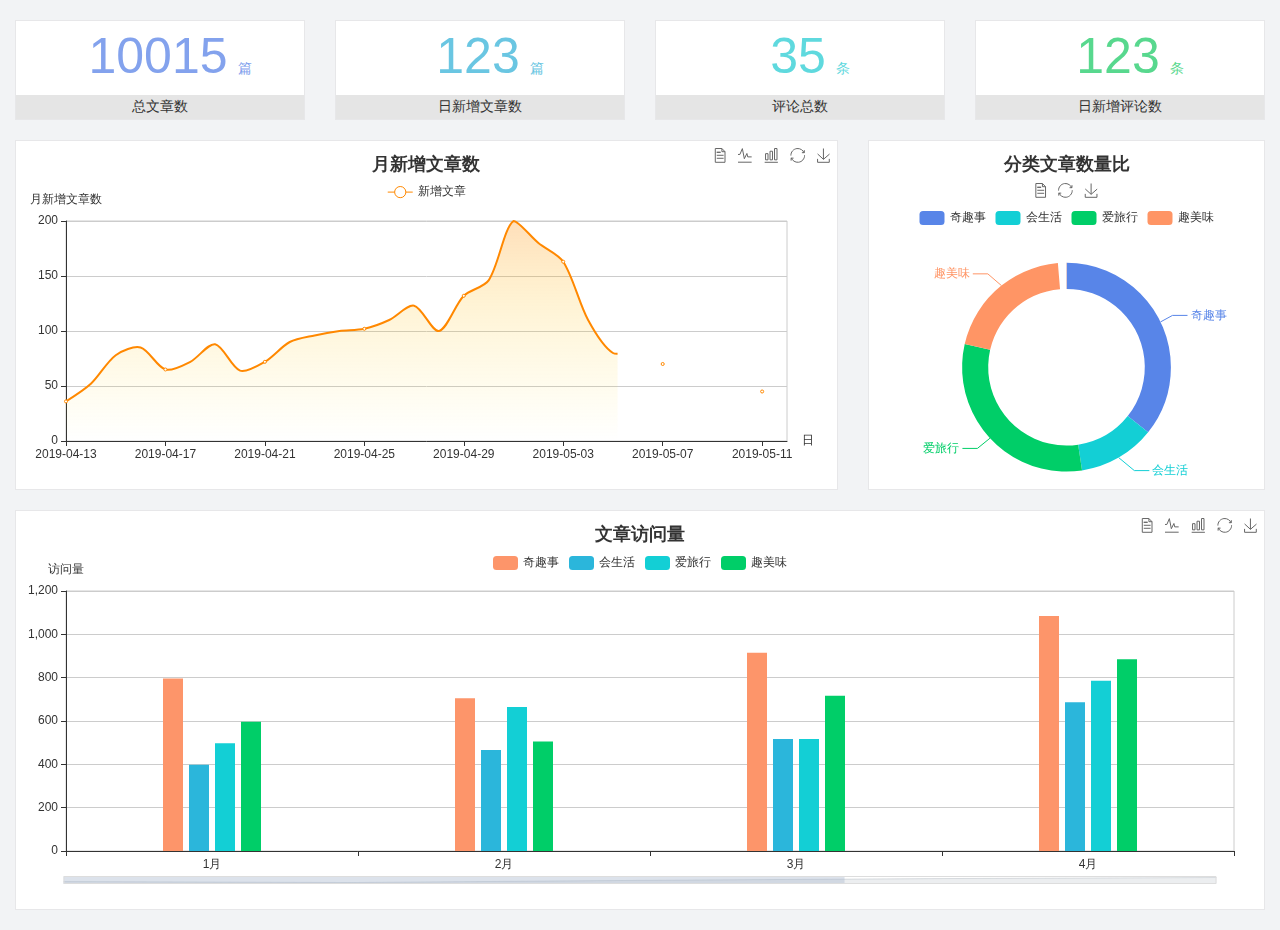
<file: dashboard.html>
<!DOCTYPE html>
<html lang="en">

<head>
  <meta charset="UTF-8">
  <meta name="viewport" content="width=device-width, initial-scale=1.0">
  <meta http-equiv="X-UA-Compatible" content="ie=edge">
  <title>图表统计</title>
  <link rel="stylesheet" href="./lib/bootstrap.css" />
  <link rel="stylesheet" href="./lib/main.css" />
  <script src="./lib/jquery.js"></script>
  <script type="text/javascript" src="./lib/echarts.min.js"></script>
</head>

<body>
  <div class="container-fluid">
    <div class="row spannel_list">
      <div class="col-sm-3 col-xs-6">
        <div class="spannel">
          <em>10015</em><span>篇</span>
          <b>总文章数</b>
        </div>
      </div>
      <div class="col-sm-3 col-xs-6">
        <div class="spannel scolor01">
          <em>123</em><span>篇</span>
          <b>日新增文章数</b>
        </div>
      </div>
      <div class="col-sm-3 col-xs-6">
        <div class="spannel scolor02">
          <em>35</em><span>条</span>
          <b>评论总数</b>
        </div>
      </div>
      <div class="col-sm-3 col-xs-6">
        <div class="spannel scolor03">
          <em>123</em><span>条</span>
          <b>日新增评论数</b>
        </div>
      </div>
    </div>
  </div>

  <div class="container-fluid">
    <div class="row curve-pie">
      <div class="col-lg-8 col-md-8">
        <div class="gragh_pannel" id="curve_show"></div>
      </div>
      <div class="col-lg-4 col-md-4">
        <div class="gragh_pannel" id="pie_show"></div>
      </div>
    </div>
  </div>

  <div class="container-fluid">
    <div class="column_pannel" id="column_show"></div>
  </div>

  <script>
    var oChart = echarts.init(document.getElementById('curve_show'));
    var aList_all = [
      { 'count': 36, 'date': '2019-04-13' },
      { 'count': 52, 'date': '2019-04-14' },
      { 'count': 78, 'date': '2019-04-15' },
      { 'count': 85, 'date': '2019-04-16' },
      { 'count': 65, 'date': '2019-04-17' },
      { 'count': 72, 'date': '2019-04-18' },
      { 'count': 88, 'date': '2019-04-19' },
      { 'count': 64, 'date': '2019-04-20' },
      { 'count': 72, 'date': '2019-04-21' },
      { 'count': 90, 'date': '2019-04-22' },
      { 'count': 96, 'date': '2019-04-23' },
      { 'count': 100, 'date': '2019-04-24' },
      { 'count': 102, 'date': '2019-04-25' },
      { 'count': 110, 'date': '2019-04-26' },
      { 'count': 123, 'date': '2019-04-27' },
      { 'count': 100, 'date': '2019-04-28' },
      { 'count': 132, 'date': '2019-04-29' },
      { 'count': 146, 'date': '2019-04-30' },
      { 'count': 200, 'date': '2019-05-01' },
      { 'count': 180, 'date': '2019-05-02' },
      { 'count': 163, 'date': '2019-05-03' },
      { 'count': 110, 'date': '2019-05-04' },
      { 'count': 80, 'date': '2019-05-05' },
      { 'count': 82, 'date': '2019-05-06' },
      { 'count': 70, 'date': '2019-05-07' },
      { 'count': 65, 'date': '2019-05-08' },
      { 'count': 54, 'date': '2019-05-09' },
      { 'count': 40, 'date': '2019-05-10' },
      { 'count': 45, 'date': '2019-05-11' },
      { 'count': 38, 'date': '2019-05-12' },
    ];

    let aCount = [];
    let aDate = [];

    for (var i = 0; i < aList_all.length; i++) {
      aCount.push(aList_all[i].count);
      aDate.push(aList_all[i].date);
    }

    var chartopt = {
      title: {
        text: '月新增文章数',
        left: 'center',
        top: '10'
      },
      tooltip: {
        trigger: 'axis'
      },
      legend: {
        data: ['新增文章'],
        top: '40'
      },
      toolbox: {
        show: true,
        feature: {
          mark: { show: true },
          dataView: { show: true, readOnly: false },
          magicType: { show: true, type: ['line', 'bar'] },
          restore: { show: true },
          saveAsImage: { show: true }
        }
      },
      calculable: true,
      xAxis: [
        {
          name: '日',
          type: 'category',
          boundaryGap: false,
          data: aDate
        }
      ],
      yAxis: [
        {
          name: '月新增文章数',
          type: 'value'
        }
      ],
      series: [
        {
          name: '新增文章',
          type: 'line',
          smooth: true,
          itemStyle: { normal: { areaStyle: { type: 'default' }, color: '#f80' }, lineStyle: { color: '#f80' } },
          data: aCount
        }],
      areaStyle: {
        normal: {
          color: new echarts.graphic.LinearGradient(0, 0, 0, 1, [{
            offset: 0,
            color: 'rgba(255,136,0,0.39)'
          }, {
            offset: .34,
            color: 'rgba(255,180,0,0.25)'
          }, {
            offset: 1,
            color: 'rgba(255,222,0,0.00)'
          }])

        }
      },
      grid: {
        show: true,
        x: 50,
        x2: 50,
        y: 80,
        height: 220
      }
    };

    oChart.setOption(chartopt);


    var oPie = echarts.init(document.getElementById('pie_show'));
    var oPieopt =
    {
      title: {
        top: 10,
        text: '分类文章数量比',
        x: 'center'
      },
      tooltip: {
        trigger: 'item',
        formatter: "{a} <br/>{b} : {c} ({d}%)"
      },
      color: ['#5885e8', '#13cfd5', '#00ce68', '#ff9565'],
      legend: {
        x: 'center',
        top: 65,
        data: ['奇趣事', '会生活', '爱旅行', '趣美味']
      },
      toolbox: {
        show: true,
        x: 'center',
        top: 35,
        feature: {
          mark: { show: true },
          dataView: { show: true, readOnly: false },
          magicType: {
            show: true,
            type: ['pie', 'funnel'],
            option: {
              funnel: {
                x: '25%',
                width: '50%',
                funnelAlign: 'left',
                max: 1548
              }
            }
          },
          restore: { show: true },
          saveAsImage: { show: true }
        }
      },
      calculable: true,
      series: [
        {
          name: '访问来源',
          type: 'pie',
          radius: ['45%', '60%'],
          center: ['50%', '65%'],
          data: [
            { value: 300, name: '奇趣事' },
            { value: 100, name: '会生活' },
            { value: 260, name: '爱旅行' },
            { value: 180, name: '趣美味' }
          ]
        }
      ]
    };
    oPie.setOption(oPieopt);



    var oColumn = this.echarts.init(document.getElementById('column_show'));
    var oColumnopt =
    {
      title: {
        text: '文章访问量',
        left: 'center',
        top: '10'
      },
      tooltip: {
        trigger: 'axis'
      },
      legend: {
        data: ['奇趣事', '会生活', '爱旅行', '趣美味'],
        top: '40'
      },
      toolbox: {
        show: true,
        feature: {
          mark: { show: true },
          dataView: { show: true, readOnly: false },
          magicType: { show: true, type: ['line', 'bar'] },
          restore: { show: true },
          saveAsImage: { show: true }
        }
      },
      calculable: true,
      xAxis: [
        {
          type: 'category',
          data: ['1月', '2月', '3月', '4月', '5月']
        }
      ],
      yAxis: [
        {
          name: '访问量',
          type: 'value'
        }
      ],
      series: [
        {
          name: '奇趣事',
          type: 'bar',
          barWidth: 20,
          itemStyle: {
            normal: { areaStyle: { type: 'default' }, color: '#fd956a' }
          },
          data: [800, 708, 920, 1090, 1200]
        },
        {
          name: '会生活',
          type: 'bar',
          barWidth: 20,
          itemStyle: {
            normal: { areaStyle: { type: 'default' }, color: '#2bb6db' }
          },
          data: [400, 468, 520, 690, 800]
        },
        {
          name: '爱旅行',
          type: 'bar',
          barWidth: 20,
          itemStyle: {
            normal: { areaStyle: { type: 'default' }, color: '#13cfd5' }
          },
          data: [500, 668, 520, 790, 900]
        },
        {
          name: '趣美味',
          type: 'bar',
          barWidth: 20,
          itemStyle: {
            normal: { areaStyle: { type: 'default' }, color: '#00ce68' }
          },
          data: [600, 508, 720, 890, 1000]
        }
      ],
      grid: {
        show: true,
        x: 50,
        x2: 30,
        y: 80,
        height: 260
      },
      dataZoom: [//给x轴设置滚动条
        {
          start: 0,//默认为0
          end: 100 - 1000 / 31,//默认为100
          type: 'slider',
          show: true,
          xAxisIndex: [0],
          handleSize: 0,//滑动条的 左右2个滑动条的大小
          height: 8,//组件高度
          left: 45, //左边的距离
          right: 50,//右边的距离
          bottom: 26,//右边的距离
          handleColor: '#ddd',//h滑动图标的颜色
          handleStyle: {
            borderColor: "#cacaca",
            borderWidth: "1",
            shadowBlur: 2,
            background: "#ddd",
            shadowColor: "#ddd",
          }
        }]
    };
    oColumn.setOption(oColumnopt);
  </script>
</body>

</html>
</file>
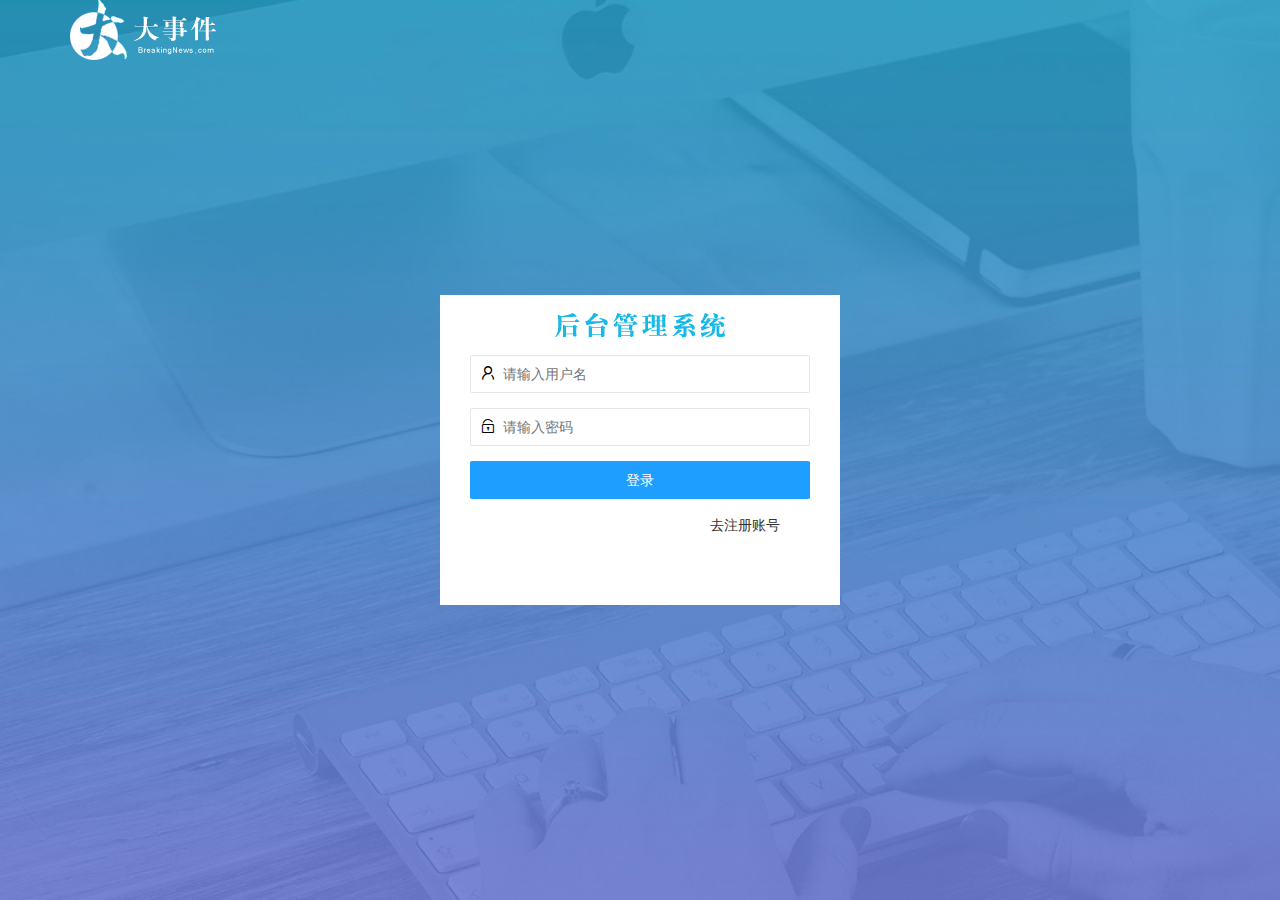
<file: login.html>
<!DOCTYPE html>
<html lang="en">
<head>
    <meta charset="UTF-8">
    <meta http-equiv="X-UA-Compatible" content="IE=edge">
    <meta name="viewport" content="width=device-width, initial-scale=1.0">
    <title>大事件-登录/注册</title>
    <!-- 导入自己样式表 -->
    <link rel="stylesheet" href="./css/login.css">
    <!-- 导入layui样式 -->
    <link rel="stylesheet" href="./lib/layui/css/layui.css">
</head>
<body>
    <!-- 头部的logo区域 -->
    <div class="layui-main">
        <img src="./images/logo.png" alt="">
    </div>
   <!-- 登录注册区域 -->
   <div class="loginAndRegBox">
    <div class="title-box"></div>
    <!-- 登录的div -->
    <div class="login-box">
      <!-- 登录的表单 -->
      <form class="layui-form" id="form_login">
        <!-- 用户名 -->
        <div class="layui-form-item">
          <i class="layui-icon layui-icon-username"></i>
          <input type="text" name="username" required lay-verify="required" placeholder="请输入用户名" autocomplete="off" class="layui-input" />
        </div>
        <!-- 密码 -->
        <div class="layui-form-item">
          <i class="layui-icon layui-icon-password"></i>
          <input type="password" name="password" required lay-verify="required|pwd" placeholder="请输入密码" autocomplete="off" class="layui-input" />
        </div>
        <!-- 登录按钮 -->
        <div class="layui-form-item">
          <!-- 注意：表单提交按钮和普通按钮的区别，就是 lay-submit 属性 -->
          <button class="layui-btn layui-btn-fluid layui-btn-normal" lay-submit>登录</button>
        </div>
        <div class="layui-form-item links">
          <a href="javascript:;" id="link_reg">去注册账号</a>
        </div>
      </form>
    </div>
    <!-- 注册的div -->
    <div class="reg-box">
      <!-- 注册的表单 -->
      <form class="layui-form" id="form_reg">
        <!-- 用户名 -->
        <div class="layui-form-item">
          <i class="layui-icon layui-icon-username"></i>
          <input type="text" name="username" required lay-verify="required" placeholder="请输入用户名" autocomplete="off" class="layui-input" />
        </div>
        <!-- 密码 -->
        <div class="layui-form-item">
          <i class="layui-icon layui-icon-password"></i>
          <input type="password" name="password" required lay-verify="required|pwd" placeholder="请输入密码" autocomplete="off" class="layui-input" />
        </div>
        <!-- 密码确认框 -->
        <div class="layui-form-item">
          <i class="layui-icon layui-icon-password"></i>
          <input type="password" name="repassword" required lay-verify="required|pwd|repwd" placeholder="再次确认密码" autocomplete="off" class="layui-input" />
        </div>
        <!-- 注册按钮 -->
        <div class="layui-form-item">
          <!-- 注意：表单提交按钮和普通按钮的区别，就是 lay-submit 属性 -->
          <button class="layui-btn layui-btn-fluid layui-btn-normal" lay-submit>注册</button>
        </div>
        <div class="layui-form-item links">
          <a href="javascript:;" id="link_login">去登录</a>
        </div>
      </form>
    </div>
    </div>
    <script src="./lib/layui/layui.all.js"></script>
    <script src="./lib/jquery.js"></script>
    <script src="./js/baseAPI.js"></script>
    <script src="./js/login.js"></script>
    
</body>
</html>
</file>
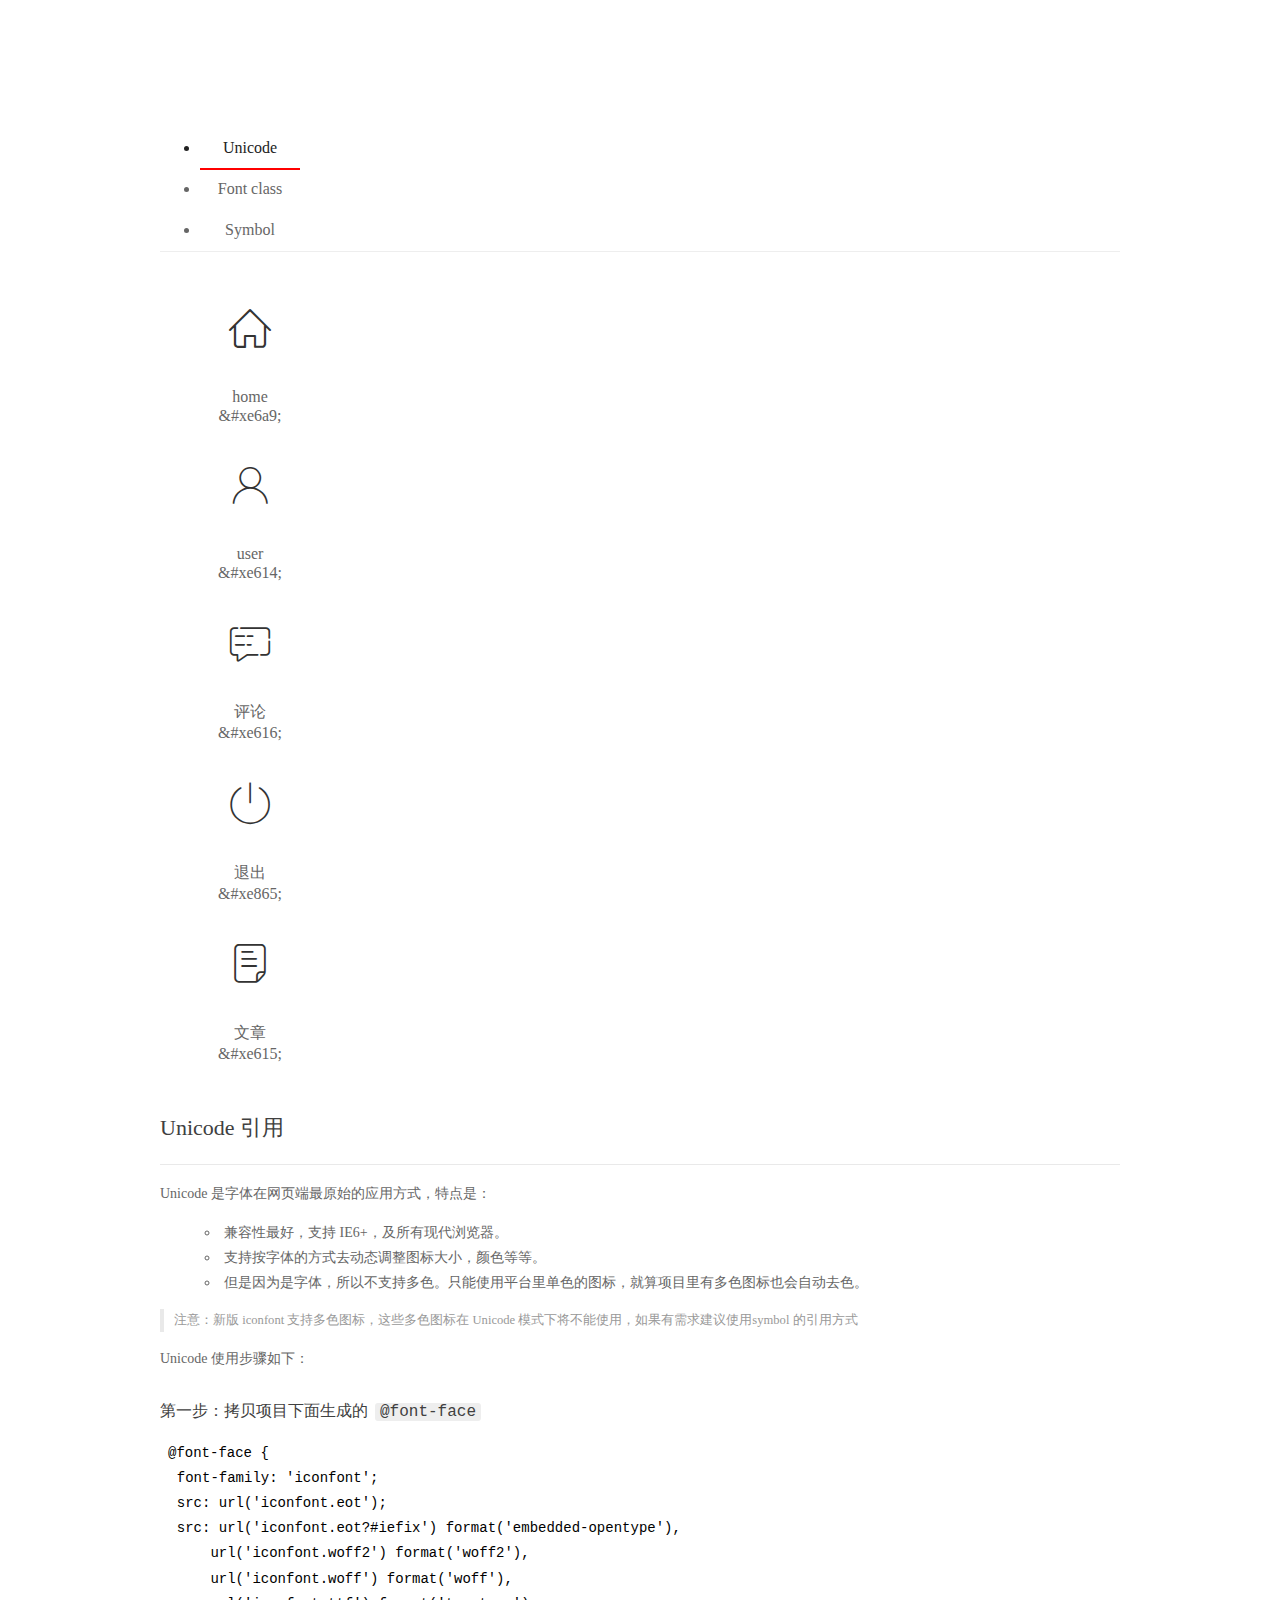
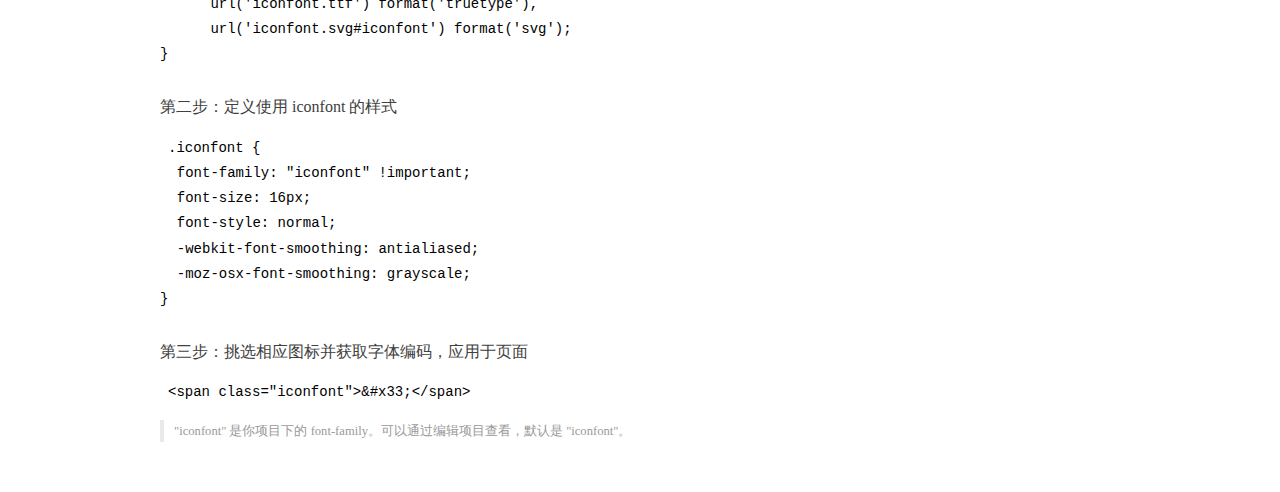
<file: fonts/demo_index.html>
<!DOCTYPE html>
<html>
<head>
  <meta charset="utf-8"/>
  <title>IconFont Demo</title>
  <link rel="shortcut icon" href="https://gtms04.alicdn.com/tps/i4/TB1_oz6GVXXXXaFXpXXJDFnIXXX-64-64.ico" type="image/x-icon"/>
  <link rel="stylesheet" href="https://g.alicdn.com/thx/cube/1.3.2/cube.min.css">
  <link rel="stylesheet" href="demo.css">
  <link rel="stylesheet" href="iconfont.css">
  <script src="iconfont.js"></script>
  <!-- jQuery -->
  <script src="https://a1.alicdn.com/oss/uploads/2018/12/26/7bfddb60-08e8-11e9-9b04-53e73bb6408b.js"></script>
  <!-- 代码高亮 -->
  <script src="https://a1.alicdn.com/oss/uploads/2018/12/26/a3f714d0-08e6-11e9-8a15-ebf944d7534c.js"></script>
</head>
<body>
  <div class="main">
    <h1 class="logo"><a href="https://www.iconfont.cn/" title="iconfont 首页" target="_blank">&#xe86b;</a></h1>
    <div class="nav-tabs">
      <ul id="tabs" class="dib-box">
        <li class="dib active"><span>Unicode</span></li>
        <li class="dib"><span>Font class</span></li>
        <li class="dib"><span>Symbol</span></li>
      </ul>
      
    </div>
    <div class="tab-container">
      <div class="content unicode" style="display: block;">
          <ul class="icon_lists dib-box">
          
            <li class="dib">
              <span class="icon iconfont">&#xe6a9;</span>
                <div class="name">home</div>
                <div class="code-name">&amp;#xe6a9;</div>
              </li>
          
            <li class="dib">
              <span class="icon iconfont">&#xe614;</span>
                <div class="name">user</div>
                <div class="code-name">&amp;#xe614;</div>
              </li>
          
            <li class="dib">
              <span class="icon iconfont">&#xe616;</span>
                <div class="name">评论</div>
                <div class="code-name">&amp;#xe616;</div>
              </li>
          
            <li class="dib">
              <span class="icon iconfont">&#xe865;</span>
                <div class="name">退出</div>
                <div class="code-name">&amp;#xe865;</div>
              </li>
          
            <li class="dib">
              <span class="icon iconfont">&#xe615;</span>
                <div class="name">文章</div>
                <div class="code-name">&amp;#xe615;</div>
              </li>
          
          </ul>
          <div class="article markdown">
          <h2 id="unicode-">Unicode 引用</h2>
          <hr>

          <p>Unicode 是字体在网页端最原始的应用方式，特点是：</p>
          <ul>
            <li>兼容性最好，支持 IE6+，及所有现代浏览器。</li>
            <li>支持按字体的方式去动态调整图标大小，颜色等等。</li>
            <li>但是因为是字体，所以不支持多色。只能使用平台里单色的图标，就算项目里有多色图标也会自动去色。</li>
          </ul>
          <blockquote>
            <p>注意：新版 iconfont 支持多色图标，这些多色图标在 Unicode 模式下将不能使用，如果有需求建议使用symbol 的引用方式</p>
          </blockquote>
          <p>Unicode 使用步骤如下：</p>
          <h3 id="-font-face">第一步：拷贝项目下面生成的 <code>@font-face</code></h3>
<pre><code class="language-css"
>@font-face {
  font-family: 'iconfont';
  src: url('iconfont.eot');
  src: url('iconfont.eot?#iefix') format('embedded-opentype'),
      url('iconfont.woff2') format('woff2'),
      url('iconfont.woff') format('woff'),
      url('iconfont.ttf') format('truetype'),
      url('iconfont.svg#iconfont') format('svg');
}
</code></pre>
          <h3 id="-iconfont-">第二步：定义使用 iconfont 的样式</h3>
<pre><code class="language-css"
>.iconfont {
  font-family: "iconfont" !important;
  font-size: 16px;
  font-style: normal;
  -webkit-font-smoothing: antialiased;
  -moz-osx-font-smoothing: grayscale;
}
</code></pre>
          <h3 id="-">第三步：挑选相应图标并获取字体编码，应用于页面</h3>
<pre>
<code class="language-html"
>&lt;span class="iconfont"&gt;&amp;#x33;&lt;/span&gt;
</code></pre>
          <blockquote>
            <p>"iconfont" 是你项目下的 font-family。可以通过编辑项目查看，默认是 "iconfont"。</p>
          </blockquote>
          </div>
      </div>
      <div class="content font-class">
        <ul class="icon_lists dib-box">
          
          <li class="dib">
            <span class="icon iconfont icon-home"></span>
            <div class="name">
              home
            </div>
            <div class="code-name">.icon-home
            </div>
          </li>
          
          <li class="dib">
            <span class="icon iconfont icon-user"></span>
            <div class="name">
              user
            </div>
            <div class="code-name">.icon-user
            </div>
          </li>
          
          <li class="dib">
            <span class="icon iconfont icon-pinglun"></span>
            <div class="name">
              评论
            </div>
            <div class="code-name">.icon-pinglun
            </div>
          </li>
          
          <li class="dib">
            <span class="icon iconfont icon-tuichu"></span>
            <div class="name">
              退出
            </div>
            <div class="code-name">.icon-tuichu
            </div>
          </li>
          
          <li class="dib">
            <span class="icon iconfont icon-16"></span>
            <div class="name">
              文章
            </div>
            <div class="code-name">.icon-16
            </div>
          </li>
          
        </ul>
        <div class="article markdown">
        <h2 id="font-class-">font-class 引用</h2>
        <hr>

        <p>font-class 是 Unicode 使用方式的一种变种，主要是解决 Unicode 书写不直观，语意不明确的问题。</p>
        <p>与 Unicode 使用方式相比，具有如下特点：</p>
        <ul>
          <li>兼容性良好，支持 IE8+，及所有现代浏览器。</li>
          <li>相比于 Unicode 语意明确，书写更直观。可以很容易分辨这个 icon 是什么。</li>
          <li>因为使用 class 来定义图标，所以当要替换图标时，只需要修改 class 里面的 Unicode 引用。</li>
          <li>不过因为本质上还是使用的字体，所以多色图标还是不支持的。</li>
        </ul>
        <p>使用步骤如下：</p>
        <h3 id="-fontclass-">第一步：引入项目下面生成的 fontclass 代码：</h3>
<pre><code class="language-html">&lt;link rel="stylesheet" href="./iconfont.css"&gt;
</code></pre>
        <h3 id="-">第二步：挑选相应图标并获取类名，应用于页面：</h3>
<pre><code class="language-html">&lt;span class="iconfont icon-xxx"&gt;&lt;/span&gt;
</code></pre>
        <blockquote>
          <p>"
            iconfont" 是你项目下的 font-family。可以通过编辑项目查看，默认是 "iconfont"。</p>
        </blockquote>
      </div>
      </div>
      <div class="content symbol">
          <ul class="icon_lists dib-box">
          
            <li class="dib">
                <svg class="icon svg-icon" aria-hidden="true">
                  <use xlink:href="#icon-home"></use>
                </svg>
                <div class="name">home</div>
                <div class="code-name">#icon-home</div>
            </li>
          
            <li class="dib">
                <svg class="icon svg-icon" aria-hidden="true">
                  <use xlink:href="#icon-user"></use>
                </svg>
                <div class="name">user</div>
                <div class="code-name">#icon-user</div>
            </li>
          
            <li class="dib">
                <svg class="icon svg-icon" aria-hidden="true">
                  <use xlink:href="#icon-pinglun"></use>
                </svg>
                <div class="name">评论</div>
                <div class="code-name">#icon-pinglun</div>
            </li>
          
            <li class="dib">
                <svg class="icon svg-icon" aria-hidden="true">
                  <use xlink:href="#icon-tuichu"></use>
                </svg>
                <div class="name">退出</div>
                <div class="code-name">#icon-tuichu</div>
            </li>
          
            <li class="dib">
                <svg class="icon svg-icon" aria-hidden="true">
                  <use xlink:href="#icon-16"></use>
                </svg>
                <div class="name">文章</div>
                <div class="code-name">#icon-16</div>
            </li>
          
          </ul>
          <div class="article markdown">
          <h2 id="symbol-">Symbol 引用</h2>
          <hr>

          <p>这是一种全新的使用方式，应该说这才是未来的主流，也是平台目前推荐的用法。相关介绍可以参考这篇<a href="">文章</a>
            这种用法其实是做了一个 SVG 的集合，与另外两种相比具有如下特点：</p>
          <ul>
            <li>支持多色图标了，不再受单色限制。</li>
            <li>通过一些技巧，支持像字体那样，通过 <code>font-size</code>, <code>color</code> 来调整样式。</li>
            <li>兼容性较差，支持 IE9+，及现代浏览器。</li>
            <li>浏览器渲染 SVG 的性能一般，还不如 png。</li>
          </ul>
          <p>使用步骤如下：</p>
          <h3 id="-symbol-">第一步：引入项目下面生成的 symbol 代码：</h3>
<pre><code class="language-html">&lt;script src="./iconfont.js"&gt;&lt;/script&gt;
</code></pre>
          <h3 id="-css-">第二步：加入通用 CSS 代码（引入一次就行）：</h3>
<pre><code class="language-html">&lt;style&gt;
.icon {
  width: 1em;
  height: 1em;
  vertical-align: -0.15em;
  fill: currentColor;
  overflow: hidden;
}
&lt;/style&gt;
</code></pre>
          <h3 id="-">第三步：挑选相应图标并获取类名，应用于页面：</h3>
<pre><code class="language-html">&lt;svg class="icon" aria-hidden="true"&gt;
  &lt;use xlink:href="#icon-xxx"&gt;&lt;/use&gt;
&lt;/svg&gt;
</code></pre>
          </div>
      </div>

    </div>
  </div>
  <script>
  $(document).ready(function () {
      $('.tab-container .content:first').show()

      $('#tabs li').click(function (e) {
        var tabContent = $('.tab-container .content')
        var index = $(this).index()

        if ($(this).hasClass('active')) {
          return
        } else {
          $('#tabs li').removeClass('active')
          $(this).addClass('active')

          tabContent.hide().eq(index).fadeIn()
        }
      })
    })
  </script>
</body>
</html>
</file>
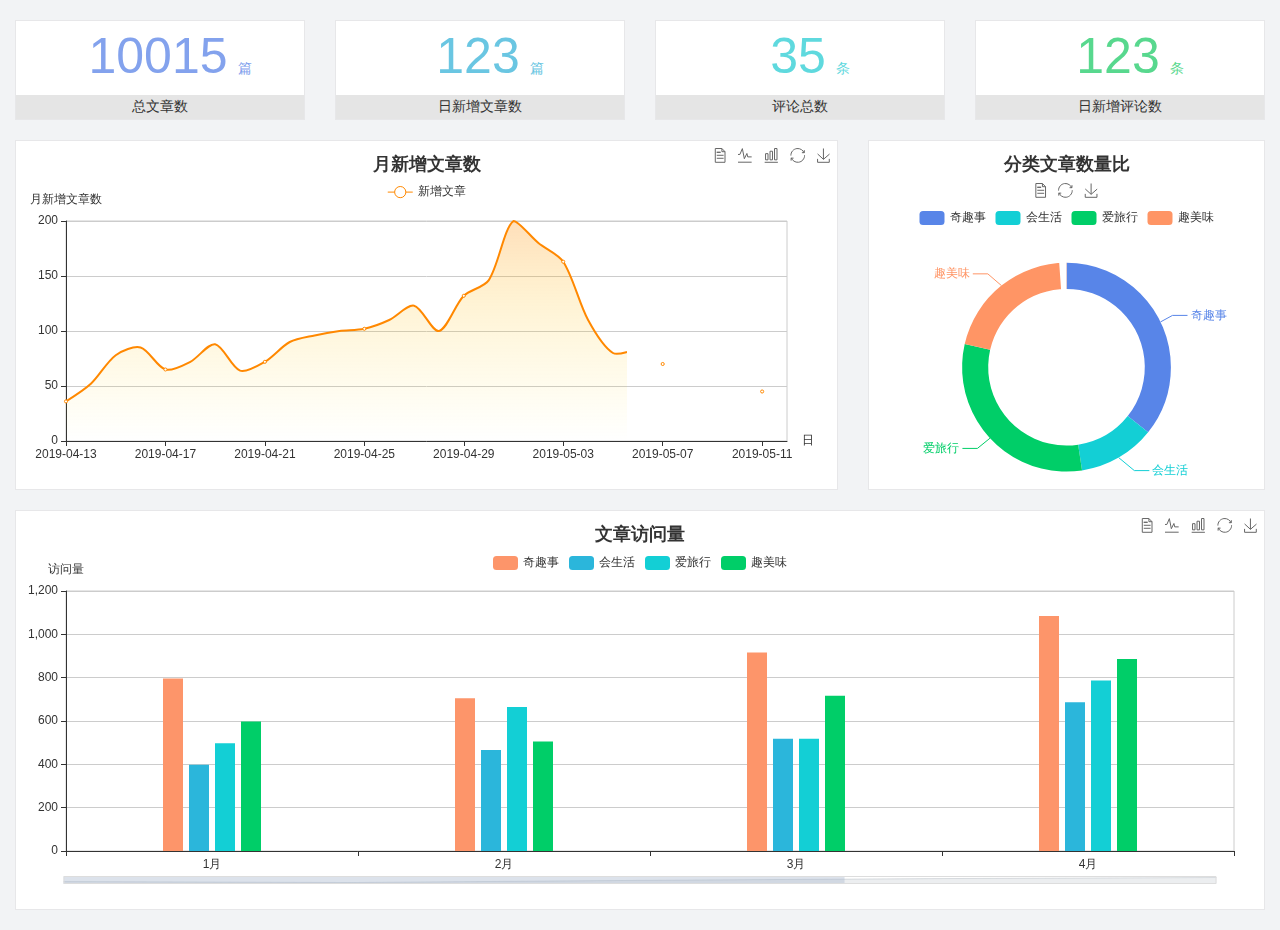
<file: home/dashboard.html>
<!DOCTYPE html>
<html lang="en">

<head>
  <meta charset="UTF-8">
  <meta name="viewport" content="width=device-width, initial-scale=1.0">
  <meta http-equiv="X-UA-Compatible" content="ie=edge">
  <title>图表统计</title>
  <link rel="stylesheet" href="../lib/bootstrap.css" />
  <link rel="stylesheet" href="../lib/main.css" />
  <script src="../lib/jquery.js"></script>
  <script type="text/javascript" src="../lib/echarts.min.js"></script>
</head>

<body>
  <div class="container-fluid">
    <div class="row spannel_list">
      <div class="col-sm-3 col-xs-6">
        <div class="spannel">
          <em>10015</em><span>篇</span>
          <b>总文章数</b>
        </div>
      </div>
      <div class="col-sm-3 col-xs-6">
        <div class="spannel scolor01">
          <em>123</em><span>篇</span>
          <b>日新增文章数</b>
        </div>
      </div>
      <div class="col-sm-3 col-xs-6">
        <div class="spannel scolor02">
          <em>35</em><span>条</span>
          <b>评论总数</b>
        </div>
      </div>
      <div class="col-sm-3 col-xs-6">
        <div class="spannel scolor03">
          <em>123</em><span>条</span>
          <b>日新增评论数</b>
        </div>
      </div>
    </div>
  </div>

  <div class="container-fluid">
    <div class="row curve-pie">
      <div class="col-lg-8 col-md-8">
        <div class="gragh_pannel" id="curve_show"></div>
      </div>
      <div class="col-lg-4 col-md-4">
        <div class="gragh_pannel" id="pie_show"></div>
      </div>
    </div>
  </div>

  <div class="container-fluid">
    <div class="column_pannel" id="column_show"></div>
  </div>

  <script>
    var oChart = echarts.init(document.getElementById('curve_show'));
    var aList_all = [
      { 'count': 36, 'date': '2019-04-13' },
      { 'count': 52, 'date': '2019-04-14' },
      { 'count': 78, 'date': '2019-04-15' },
      { 'count': 85, 'date': '2019-04-16' },
      { 'count': 65, 'date': '2019-04-17' },
      { 'count': 72, 'date': '2019-04-18' },
      { 'count': 88, 'date': '2019-04-19' },
      { 'count': 64, 'date': '2019-04-20' },
      { 'count': 72, 'date': '2019-04-21' },
      { 'count': 90, 'date': '2019-04-22' },
      { 'count': 96, 'date': '2019-04-23' },
      { 'count': 100, 'date': '2019-04-24' },
      { 'count': 102, 'date': '2019-04-25' },
      { 'count': 110, 'date': '2019-04-26' },
      { 'count': 123, 'date': '2019-04-27' },
      { 'count': 100, 'date': '2019-04-28' },
      { 'count': 132, 'date': '2019-04-29' },
      { 'count': 146, 'date': '2019-04-30' },
      { 'count': 200, 'date': '2019-05-01' },
      { 'count': 180, 'date': '2019-05-02' },
      { 'count': 163, 'date': '2019-05-03' },
      { 'count': 110, 'date': '2019-05-04' },
      { 'count': 80, 'date': '2019-05-05' },
      { 'count': 82, 'date': '2019-05-06' },
      { 'count': 70, 'date': '2019-05-07' },
      { 'count': 65, 'date': '2019-05-08' },
      { 'count': 54, 'date': '2019-05-09' },
      { 'count': 40, 'date': '2019-05-10' },
      { 'count': 45, 'date': '2019-05-11' },
      { 'count': 38, 'date': '2019-05-12' },
    ];

    let aCount = [];
    let aDate = [];

    for (var i = 0; i < aList_all.length; i++) {
      aCount.push(aList_all[i].count);
      aDate.push(aList_all[i].date);
    }

    var chartopt = {
      title: {
        text: '月新增文章数',
        left: 'center',
        top: '10'
      },
      tooltip: {
        trigger: 'axis'
      },
      legend: {
        data: ['新增文章'],
        top: '40'
      },
      toolbox: {
        show: true,
        feature: {
          mark: { show: true },
          dataView: { show: true, readOnly: false },
          magicType: { show: true, type: ['line', 'bar'] },
          restore: { show: true },
          saveAsImage: { show: true }
        }
      },
      calculable: true,
      xAxis: [
        {
          name: '日',
          type: 'category',
          boundaryGap: false,
          data: aDate
        }
      ],
      yAxis: [
        {
          name: '月新增文章数',
          type: 'value'
        }
      ],
      series: [
        {
          name: '新增文章',
          type: 'line',
          smooth: true,
          itemStyle: { normal: { areaStyle: { type: 'default' }, color: '#f80' }, lineStyle: { color: '#f80' } },
          data: aCount
        }],
      areaStyle: {
        normal: {
          color: new echarts.graphic.LinearGradient(0, 0, 0, 1, [{
            offset: 0,
            color: 'rgba(255,136,0,0.39)'
          }, {
            offset: .34,
            color: 'rgba(255,180,0,0.25)'
          }, {
            offset: 1,
            color: 'rgba(255,222,0,0.00)'
          }])

        }
      },
      grid: {
        show: true,
        x: 50,
        x2: 50,
        y: 80,
        height: 220
      }
    };

    oChart.setOption(chartopt);


    var oPie = echarts.init(document.getElementById('pie_show'));
    var oPieopt =
    {
      title: {
        top: 10,
        text: '分类文章数量比',
        x: 'center'
      },
      tooltip: {
        trigger: 'item',
        formatter: "{a} <br/>{b} : {c} ({d}%)"
      },
      color: ['#5885e8', '#13cfd5', '#00ce68', '#ff9565'],
      legend: {
        x: 'center',
        top: 65,
        data: ['奇趣事', '会生活', '爱旅行', '趣美味']
      },
      toolbox: {
        show: true,
        x: 'center',
        top: 35,
        feature: {
          mark: { show: true },
          dataView: { show: true, readOnly: false },
          magicType: {
            show: true,
            type: ['pie', 'funnel'],
            option: {
              funnel: {
                x: '25%',
                width: '50%',
                funnelAlign: 'left',
                max: 1548
              }
            }
          },
          restore: { show: true },
          saveAsImage: { show: true }
        }
      },
      calculable: true,
      series: [
        {
          name: '访问来源',
          type: 'pie',
          radius: ['45%', '60%'],
          center: ['50%', '65%'],
          data: [
            { value: 300, name: '奇趣事' },
            { value: 100, name: '会生活' },
            { value: 260, name: '爱旅行' },
            { value: 180, name: '趣美味' }
          ]
        }
      ]
    };
    oPie.setOption(oPieopt);



    var oColumn = this.echarts.init(document.getElementById('column_show'));
    var oColumnopt =
    {
      title: {
        text: '文章访问量',
        left: 'center',
        top: '10'
      },
      tooltip: {
        trigger: 'axis'
      },
      legend: {
        data: ['奇趣事', '会生活', '爱旅行', '趣美味'],
        top: '40'
      },
      toolbox: {
        show: true,
        feature: {
          mark: { show: true },
          dataView: { show: true, readOnly: false },
          magicType: { show: true, type: ['line', 'bar'] },
          restore: { show: true },
          saveAsImage: { show: true }
        }
      },
      calculable: true,
      xAxis: [
        {
          type: 'category',
          data: ['1月', '2月', '3月', '4月', '5月']
        }
      ],
      yAxis: [
        {
          name: '访问量',
          type: 'value'
        }
      ],
      series: [
        {
          name: '奇趣事',
          type: 'bar',
          barWidth: 20,
          itemStyle: {
            normal: { areaStyle: { type: 'default' }, color: '#fd956a' }
          },
          data: [800, 708, 920, 1090, 1200]
        },
        {
          name: '会生活',
          type: 'bar',
          barWidth: 20,
          itemStyle: {
            normal: { areaStyle: { type: 'default' }, color: '#2bb6db' }
          },
          data: [400, 468, 520, 690, 800]
        },
        {
          name: '爱旅行',
          type: 'bar',
          barWidth: 20,
          itemStyle: {
            normal: { areaStyle: { type: 'default' }, color: '#13cfd5' }
          },
          data: [500, 668, 520, 790, 900]
        },
        {
          name: '趣美味',
          type: 'bar',
          barWidth: 20,
          itemStyle: {
            normal: { areaStyle: { type: 'default' }, color: '#00ce68' }
          },
          data: [600, 508, 720, 890, 1000]
        }
      ],
      grid: {
        show: true,
        x: 50,
        x2: 30,
        y: 80,
        height: 260
      },
      dataZoom: [//给x轴设置滚动条
        {
          start: 0,//默认为0
          end: 100 - 1000 / 31,//默认为100
          type: 'slider',
          show: true,
          xAxisIndex: [0],
          handleSize: 0,//滑动条的 左右2个滑动条的大小
          height: 8,//组件高度
          left: 45, //左边的距离
          right: 50,//右边的距离
          bottom: 26,//右边的距离
          handleColor: '#ddd',//h滑动图标的颜色
          handleStyle: {
            borderColor: "#cacaca",
            borderWidth: "1",
            shadowBlur: 2,
            background: "#ddd",
            shadowColor: "#ddd",
          }
        }]
    };
    oColumn.setOption(oColumnopt);
  </script>
</body>

</html>
</file>
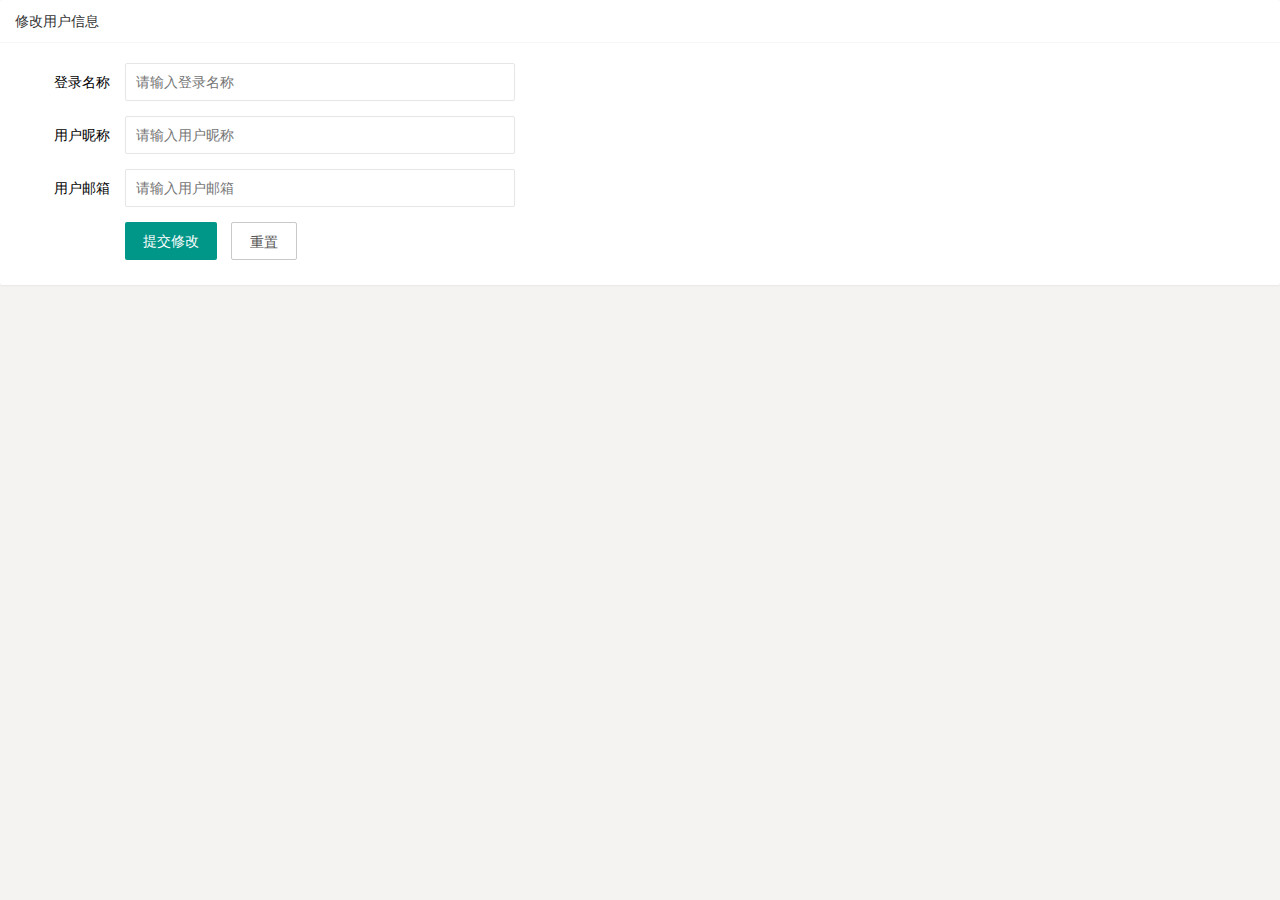
<file: user/user_info.html>
<!DOCTYPE html>
<html lang="en">
<head>
    <meta charset="UTF-8">
    <meta http-equiv="X-UA-Compatible" content="IE=edge">
    <meta name="viewport" content="width=device-width, initial-scale=1.0">
    <title>Document</title>
    <link rel="stylesheet" href="../css/user_info.css">
    <link rel="stylesheet" href="../lib/layui/css/layui.css">
</head>
<body>
    <!-- 卡片区域 -->
    <div class="layui-card">
      <div class="layui-card-header">修改用户信息</div>
      <div class="layui-card-body">
        <!-- form 表单区域 -->
        <form class="layui-form" lay-filter="formUserInfo">
          <!-- 这是隐藏域 -->
          <input type="hidden" name="id" value="" />
          <div class="layui-form-item">
            <label class="layui-form-label">登录名称</label>
            <div class="layui-input-block">
              <input type="text" name="username" required lay-verify="required" placeholder="请输入登录名称" autocomplete="off" class="layui-input" readonly />
            </div>
          </div>
          <div class="layui-form-item">
            <label class="layui-form-label">用户昵称</label>
            <div class="layui-input-block">
              <input type="text" name="nickname" required lay-verify="required|nickname" placeholder="请输入用户昵称" autocomplete="off" class="layui-input" />
            </div>
          </div>
          <div class="layui-form-item">
            <label class="layui-form-label">用户邮箱</label>
            <div class="layui-input-block">
              <input type="text" name="email" required lay-verify="required|email" placeholder="请输入用户邮箱" autocomplete="off" class="layui-input" />
            </div>
          </div>
          <div class="layui-form-item">
            <div class="layui-input-block">
              <button class="layui-btn" lay-submit lay-filter="formDemo">提交修改</button>
              <button type="reset" class="layui-btn layui-btn-primary" id="btnReset">重置</button>
            </div>
          </div>
        </form>
      </div>
    </div>
    <script src="../lib/layui/layui.all.js"></script>
    <script src="../lib/jquery.js"></script>
    <script src="../js/baseAPI.js"></script>
    <script src="../js/user_info.js"></script>
</body>
</html>
</file>
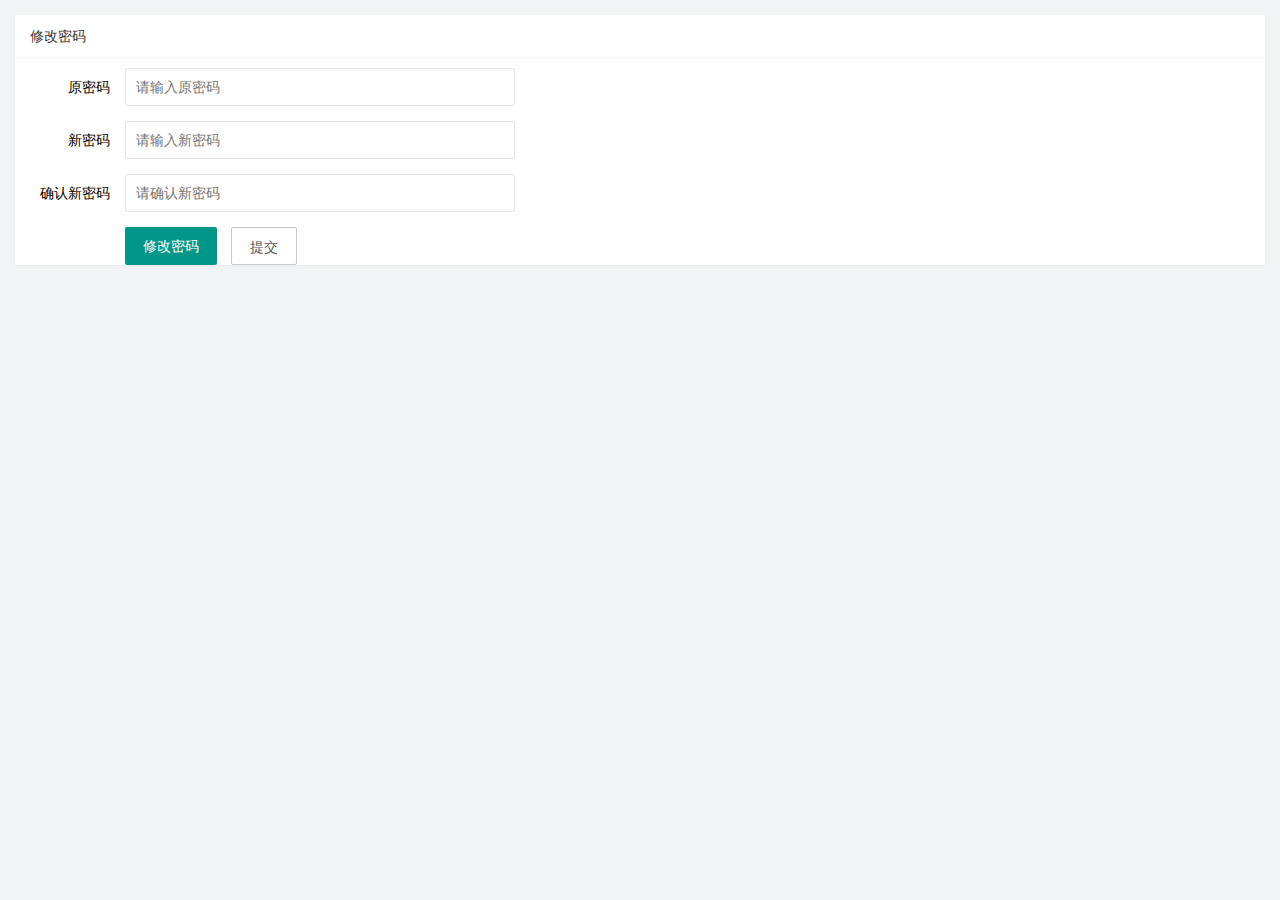
<file: user/user_pwd.html>
<!DOCTYPE html>
<html lang="en">
<head>
    <meta charset="UTF-8">
    <meta http-equiv="X-UA-Compatible" content="IE=edge">
    <meta name="viewport" content="width=device-width, initial-scale=1.0">
    <title>Document</title>
    <link rel="stylesheet" href="../lib/layui/css/layui.css">
    <link rel="stylesheet" href="../css/user_pwd.css">

</head>
<body>
    <div class="layui-card">
        <div class="layui-card-header">修改密码</div>
        <form class="layui-form">
            <div class="layui-form-item">
              <label class="layui-form-label">原密码</label>
              <div class="layui-input-block">
                <input type="password" name="oldPwd" required  lay-verify="required|pwd" placeholder="请输入原密码" autocomplete="off" class="layui-input">
              </div>
            </div>
            <div class="layui-form-item">
                <label class="layui-form-label">新密码</label>
                <div class="layui-input-block">
                  <input type="password" name="newPwd" required  lay-verify="required|pwd|samePwd" placeholder="请输入新密码" autocomplete="off" class="layui-input">
                </div>
              </div>
              <div class="layui-form-item">
                <label class="layui-form-label">确认新密码</label>
                <div class="layui-input-block">
                  <input type="password" name="rePwd" required  lay-verify="required|pwd|rePwd" placeholder="请确认新密码" autocomplete="off" class="layui-input">
                </div>
              </div>
              <div class="layui-form-item">
                <div class="layui-input-block">
                  <button class="layui-btn" lay-submit lay-filter="formDemo">修改密码</button>
                  <button type="reset" class="layui-btn layui-btn-primary">提交</button>
                </div>
              </div>
        </form>
      </div>
      <script src="../lib/layui/layui.all.js"></script>
      <script src="../lib/jquery.js"></script>
      <script src="../js/baseAPI.js"></script>
      <script src="../js/user_pwd.js"></script>
</body>
</html>
</file>
<file: lib/main.css>
body{
    font-family:'MicroSoft YaHei';
    background-color: #f2f3f5;
}
.main_wrap{
    position:fixed;
    width:100%;
    height:100%;
    left:0px;
    top:0px;
    background:url('../images/login_bg.jpg'); 
    background-size:100% 100%; 
  }
.header{
    width:1200px;
    overflow: hidden;
    margin:20px auto 0;
}
.heade .logo{
    float: left;
}
.header .copyright{
    float:right;
    font-size:12px;
    color:#fff;
    text-align:right;
    line-height:20px;
    margin-top:10px;
}
.login_form_con{
    position:absolute;
    left:50%;
    top:50%;
    margin-left:-200px;
    margin-top:-155px;
    width:400px;
    height:310px;
    background-color: #edeff0;
}

.login_form{
    position: relative;
}

.login_form .icon-user{
    position:absolute;
    font-size:16px;
    color:#999;
    left:46px;
    top:12px;
}
.login_form .icon-key{
    position:absolute;
    font-size:18px;
    color:#999;
    left:46px;
    top:78px;
}
.login_title{
    height:60px;
    background:url('../images/login_title.png') center center no-repeat #fff;
}
.input_txt,.input_pass,.input_sub{
    display:block;
    width:334px;
    height:37px;
    padding:0px;
    text-indent:40px;
    border:1px solid #ddd;
    margin:27px auto 0;
    outline:none;
}
.input_sub{
    margin-top:40px;
    height:42px;
    background-color: #19b9e7;
    text-indent:0px;
    font-size:18px;
    color:#fff;
    cursor: pointer;
}
.input_sub:hover{
    background-color: #08a0cc;
}

.sider{
    position:fixed;
    left:0;
    top:0;
    bottom:0;
    width:210px;
    background-color: #323745;
}
.sider .logo{
    display:block;
    height:56px;
    background-color: #242732;
    overflow: hidden;
}
.sider .logo img{
    display:block;
    margin:6px auto 0;
}
.user_info{
    height:79px;
    border-bottom:1px solid #5a5e6b;
}

.user_info img{
    float: left;
    width:40px;
    height:40px;
    border-radius:20px;
    margin:19px 0 0 30px;
}
.user_info span{
    float: left;
    width:120px;
    font-size:12px;
    color:#fff;
    margin:23px 0 0 20px;
}
.user_info b{
    float: left;
    width: 120px;
    font-weight:normal;
    font-size:12px;
    color:#adafb5;
    margin:2px 0 0 20px;
}

.menu .level01{
    height:50px;
    line-height:50px;
}
.menu .level01 a{
    display:block;
    height:50px;
    font-size:12px;
    color:#adafb5;
    overflow: hidden;
}
.menu .level01.active a{
    background-color: #1378f0;
    color:#fff;
}
.menu .level01.active i{
    color:#fff;
}

.menu .level01 a:hover{
    background-color: #1378f0;
    color:#fff;
}
.menu .level01 a:hover i{
    color:#fff;
}
.menu .level01 i{
    color:#61646f;
    font-size:22px;
    float: left;
    margin-left:26px;
}
.menu .level01 span{
    float: left;
    margin-left:10px;
}
.menu .level01 b{
    float: right;
    margin-right:20px;
    font-weight:normal;
    transform:rotate(90deg);
    transition:all 500ms ease;
}

.menu .level01 .rotate0{
    transform:rotate(0deg);
}

.menu .level02{
    background: #242732;
    display:none;
}


.menu .level02 li{
    height:40px;
    line-height:40px;
}
.menu .level02 li a{
    display:block;
    height:40px;
    font-size:12px;
    color:#adafb5;
    overflow: hidden;
}

.menu .level02 li a:hover{
    background-color: #1378f0;
    color:#fff;
}

.menu .level02 li i{
    font-size:12px;
    float: left;
    margin-left:60px;
}
.menu .level02 li span{
    font-size:12px;
    float: left;
    margin-left:5px;
}

.menu .level02 .active a{
    color:#ffae00;
}

.header_bar{
    position:fixed;
    left:210px;
    right:0;
    top:0;
    height:56px;
    background-color: #fff;
}

.main{
    position:fixed;
    left:210px;
    top:56px;
    right:0;
    bottom:0;
    background-color: #f2f3f5;
}

.search_form{
    width:218px;
    height:33px;
    border:1px solid #ddd;
    background-color: #f2f3f5;
    border-radius:16px;
    float: left;
    margin:12px 0 0 27px;
}

.search_form input{
    padding:0px;
    margin:0px;
    border:0px;
    float: left;
    background-color: #f2f3f5;
    font-size:12px;
    width:175px;
    height:31px;
    margin-left:12px;
    outline:none;
   
}

.search_form .icon-search{
    line-height:33px;
    cursor: pointer;
    font-size:18px;
    color:#abaebb;
}
.user_center_link{
    float:right;

}
.user_center_link a{
    line-height:56px;
    font-size:12px;
    color:#999;
    margin-right:15px;
}
.user_center_link a:hover{
    color:#ffae00
}

.user_center_link img{
    width:42px;
    height:42px;
    border-radius:32px;
    margin-right:10px;
}

.spannel_list{
    margin-top:20px;
}

.spannel{
	height:100px;
	overflow:hidden;
	text-align:center;
    position:relative;
    background-color: #fff;
    border:1px solid #e7e7e9;
    margin-bottom:20px;
}

.spannel em{
    font-style:normal;
	font-size:50px;
	line-height:50px;
	display:inline-block;
	margin:10px 0 0 20px;
	font-family:'Arial';
	color:#83a2ed;
}

.spannel span{
	font-size:14px;
	display:inline-block;
	color:#83a2ed;
	margin-left:10px;
}

.spannel b{
	position:absolute;
	left:0;
	bottom:0;
	width:100%;
	line-height:24px;
	background:#e5e5e5;
	color:#333;
	font-size:14px;
	font-weight:normal;
}

.scolor01 em,.scolor01 span{
	color:#6ac6e2;
}

.scolor02 em,.scolor02 span{
	color:#5fd9de;
}

.scolor03 em,.scolor03 span{
	color:#58d88e;
}


.gragh_pannel{
    height:350px;
    border:1px solid #e7e7e9;
    background-color: #fff!important; 
    margin-bottom:20px;  
}

.column_pannel{
    margin-bottom:20px;
    height:400px;
    border:1px solid #e7e7e9;
    background-color: #fff!important;   
}

.common_title{
    line-height:42px;
    background-color: #fbfbfb;
    border:1px solid #e7e7e9;
    margin-top:20px;
    text-indent: 15px;
    font-size:14px;
    color:#333;
}

.common_con{
    border:1px solid #e7e7e9;
    border-top:0px;
    background-color: #fff;
    padding-bottom:20px;
    margin-bottom:20px;
}
.opt_btns{
    margin-top:20px;
}

.mp20{
    margin-top:20px;
}

.pagination{   
   margin:0;
}

.article_form{
    margin-top:20px;
}

.form-group{
    margin-bottom:25px;
}

.form-group label{
    font-weight:normal;
    color:#666;
}

.icon-icondate{
    line-height:16px;
}

.user_pic{
    width:100px;
    height:100px;
    margin-bottom:10px;
}

.article_cover{
    width:200px;
    height:200px;
    margin-bottom:10px;
}
</file>
<file: css/login.css>
html,
body{
    margin: 0;
    padding: 0;
    height: 100%;
    width: 100%;
    background: url('../images/login_bg.jpg');
    background-size: cover;
}
.loginAndRegBox{
    width: 400px;
    height: 310px;
    background-color: #fff;
    position: absolute;
    left: 50%;
    top: 50%;
    transform: translate(-50%,-50%);
}
.title-box{
    height: 60px;
    background: url('../images/login_title.png') no-repeat center;

}
.reg-box{
    display: none;
}
.layui-form{
    padding: 0 30px;
}
.links{
    display: flex;
    justify-content: flex-end;
    margin: 18px 30px;
}
.layui-form-item{
    position: relative;
}
.layui-icon{
    position: absolute;
    left: 10px;
    top: 10px;
}
.layui-input{
    padding-left: 32px!important;
}
</file>
<file: lib/layui/css/layui.css>
/** layui-v2.5.5 MIT License By https://www.layui.com */
 .layui-inline,img{display:inline-block;vertical-align:middle}h1,h2,h3,h4,h5,h6{font-weight:400}.layui-edge,.layui-header,.layui-inline,.layui-main{position:relative}.layui-body,.layui-edge,.layui-elip{overflow:hidden}.layui-btn,.layui-edge,.layui-inline,img{vertical-align:middle}.layui-btn,.layui-disabled,.layui-icon,.layui-unselect{-moz-user-select:none;-webkit-user-select:none;-ms-user-select:none}.layui-elip,.layui-form-checkbox span,.layui-form-pane .layui-form-label{text-overflow:ellipsis;white-space:nowrap}.layui-breadcrumb,.layui-tree-btnGroup{visibility:hidden}blockquote,body,button,dd,div,dl,dt,form,h1,h2,h3,h4,h5,h6,input,li,ol,p,pre,td,textarea,th,ul{margin:0;padding:0;-webkit-tap-highlight-color:rgba(0,0,0,0)}a:active,a:hover{outline:0}img{border:none}li{list-style:none}table{border-collapse:collapse;border-spacing:0}h4,h5,h6{font-size:100%}button,input,optgroup,option,select,textarea{font-family:inherit;font-size:inherit;font-style:inherit;font-weight:inherit;outline:0}pre{white-space:pre-wrap;white-space:-moz-pre-wrap;white-space:-pre-wrap;white-space:-o-pre-wrap;word-wrap:break-word}body{line-height:24px;font:14px Helvetica Neue,Helvetica,PingFang SC,Tahoma,Arial,sans-serif}hr{height:1px;margin:10px 0;border:0;clear:both}a{color:#333;text-decoration:none}a:hover{color:#777}a cite{font-style:normal;*cursor:pointer}.layui-border-box,.layui-border-box *{box-sizing:border-box}.layui-box,.layui-box *{box-sizing:content-box}.layui-clear{clear:both;*zoom:1}.layui-clear:after{content:'\20';clear:both;*zoom:1;display:block;height:0}.layui-inline{*display:inline;*zoom:1}.layui-edge{display:inline-block;width:0;height:0;border-width:6px;border-style:dashed;border-color:transparent}.layui-edge-top{top:-4px;border-bottom-color:#999;border-bottom-style:solid}.layui-edge-right{border-left-color:#999;border-left-style:solid}.layui-edge-bottom{top:2px;border-top-color:#999;border-top-style:solid}.layui-edge-left{border-right-color:#999;border-right-style:solid}.layui-disabled,.layui-disabled:hover{color:#d2d2d2!important;cursor:not-allowed!important}.layui-circle{border-radius:100%}.layui-show{display:block!important}.layui-hide{display:none!important}@font-face{font-family:layui-icon;src:url(../font/iconfont.eot?v=250);src:url(../font/iconfont.eot?v=250#iefix) format('embedded-opentype'),url(../font/iconfont.woff2?v=250) format('woff2'),url(../font/iconfont.woff?v=250) format('woff'),url(../font/iconfont.ttf?v=250) format('truetype'),url(../font/iconfont.svg?v=250#layui-icon) format('svg')}.layui-icon{font-family:layui-icon!important;font-size:16px;font-style:normal;-webkit-font-smoothing:antialiased;-moz-osx-font-smoothing:grayscale}.layui-icon-reply-fill:before{content:"\e611"}.layui-icon-set-fill:before{content:"\e614"}.layui-icon-menu-fill:before{content:"\e60f"}.layui-icon-search:before{content:"\e615"}.layui-icon-share:before{content:"\e641"}.layui-icon-set-sm:before{content:"\e620"}.layui-icon-engine:before{content:"\e628"}.layui-icon-close:before{content:"\1006"}.layui-icon-close-fill:before{content:"\1007"}.layui-icon-chart-screen:before{content:"\e629"}.layui-icon-star:before{content:"\e600"}.layui-icon-circle-dot:before{content:"\e617"}.layui-icon-chat:before{content:"\e606"}.layui-icon-release:before{content:"\e609"}.layui-icon-list:before{content:"\e60a"}.layui-icon-chart:before{content:"\e62c"}.layui-icon-ok-circle:before{content:"\1005"}.layui-icon-layim-theme:before{content:"\e61b"}.layui-icon-table:before{content:"\e62d"}.layui-icon-right:before{content:"\e602"}.layui-icon-left:before{content:"\e603"}.layui-icon-cart-simple:before{content:"\e698"}.layui-icon-face-cry:before{content:"\e69c"}.layui-icon-face-smile:before{content:"\e6af"}.layui-icon-survey:before{content:"\e6b2"}.layui-icon-tree:before{content:"\e62e"}.layui-icon-upload-circle:before{content:"\e62f"}.layui-icon-add-circle:before{content:"\e61f"}.layui-icon-download-circle:before{content:"\e601"}.layui-icon-templeate-1:before{content:"\e630"}.layui-icon-util:before{content:"\e631"}.layui-icon-face-surprised:before{content:"\e664"}.layui-icon-edit:before{content:"\e642"}.layui-icon-speaker:before{content:"\e645"}.layui-icon-down:before{content:"\e61a"}.layui-icon-file:before{content:"\e621"}.layui-icon-layouts:before{content:"\e632"}.layui-icon-rate-half:before{content:"\e6c9"}.layui-icon-add-circle-fine:before{content:"\e608"}.layui-icon-prev-circle:before{content:"\e633"}.layui-icon-read:before{content:"\e705"}.layui-icon-404:before{content:"\e61c"}.layui-icon-carousel:before{content:"\e634"}.layui-icon-help:before{content:"\e607"}.layui-icon-code-circle:before{content:"\e635"}.layui-icon-water:before{content:"\e636"}.layui-icon-username:before{content:"\e66f"}.layui-icon-find-fill:before{content:"\e670"}.layui-icon-about:before{content:"\e60b"}.layui-icon-location:before{content:"\e715"}.layui-icon-up:before{content:"\e619"}.layui-icon-pause:before{content:"\e651"}.layui-icon-date:before{content:"\e637"}.layui-icon-layim-uploadfile:before{content:"\e61d"}.layui-icon-delete:before{content:"\e640"}.layui-icon-play:before{content:"\e652"}.layui-icon-top:before{content:"\e604"}.layui-icon-friends:before{content:"\e612"}.layui-icon-refresh-3:before{content:"\e9aa"}.layui-icon-ok:before{content:"\e605"}.layui-icon-layer:before{content:"\e638"}.layui-icon-face-smile-fine:before{content:"\e60c"}.layui-icon-dollar:before{content:"\e659"}.layui-icon-group:before{content:"\e613"}.layui-icon-layim-download:before{content:"\e61e"}.layui-icon-picture-fine:before{content:"\e60d"}.layui-icon-link:before{content:"\e64c"}.layui-icon-diamond:before{content:"\e735"}.layui-icon-log:before{content:"\e60e"}.layui-icon-rate-solid:before{content:"\e67a"}.layui-icon-fonts-del:before{content:"\e64f"}.layui-icon-unlink:before{content:"\e64d"}.layui-icon-fonts-clear:before{content:"\e639"}.layui-icon-triangle-r:before{content:"\e623"}.layui-icon-circle:before{content:"\e63f"}.layui-icon-radio:before{content:"\e643"}.layui-icon-align-center:before{content:"\e647"}.layui-icon-align-right:before{content:"\e648"}.layui-icon-align-left:before{content:"\e649"}.layui-icon-loading-1:before{content:"\e63e"}.layui-icon-return:before{content:"\e65c"}.layui-icon-fonts-strong:before{content:"\e62b"}.layui-icon-upload:before{content:"\e67c"}.layui-icon-dialogue:before{content:"\e63a"}.layui-icon-video:before{content:"\e6ed"}.layui-icon-headset:before{content:"\e6fc"}.layui-icon-cellphone-fine:before{content:"\e63b"}.layui-icon-add-1:before{content:"\e654"}.layui-icon-face-smile-b:before{content:"\e650"}.layui-icon-fonts-html:before{content:"\e64b"}.layui-icon-form:before{content:"\e63c"}.layui-icon-cart:before{content:"\e657"}.layui-icon-camera-fill:before{content:"\e65d"}.layui-icon-tabs:before{content:"\e62a"}.layui-icon-fonts-code:before{content:"\e64e"}.layui-icon-fire:before{content:"\e756"}.layui-icon-set:before{content:"\e716"}.layui-icon-fonts-u:before{content:"\e646"}.layui-icon-triangle-d:before{content:"\e625"}.layui-icon-tips:before{content:"\e702"}.layui-icon-picture:before{content:"\e64a"}.layui-icon-more-vertical:before{content:"\e671"}.layui-icon-flag:before{content:"\e66c"}.layui-icon-loading:before{content:"\e63d"}.layui-icon-fonts-i:before{content:"\e644"}.layui-icon-refresh-1:before{content:"\e666"}.layui-icon-rmb:before{content:"\e65e"}.layui-icon-home:before{content:"\e68e"}.layui-icon-user:before{content:"\e770"}.layui-icon-notice:before{content:"\e667"}.layui-icon-login-weibo:before{content:"\e675"}.layui-icon-voice:before{content:"\e688"}.layui-icon-upload-drag:before{content:"\e681"}.layui-icon-login-qq:before{content:"\e676"}.layui-icon-snowflake:before{content:"\e6b1"}.layui-icon-file-b:before{content:"\e655"}.layui-icon-template:before{content:"\e663"}.layui-icon-auz:before{content:"\e672"}.layui-icon-console:before{content:"\e665"}.layui-icon-app:before{content:"\e653"}.layui-icon-prev:before{content:"\e65a"}.layui-icon-website:before{content:"\e7ae"}.layui-icon-next:before{content:"\e65b"}.layui-icon-component:before{content:"\e857"}.layui-icon-more:before{content:"\e65f"}.layui-icon-login-wechat:before{content:"\e677"}.layui-icon-shrink-right:before{content:"\e668"}.layui-icon-spread-left:before{content:"\e66b"}.layui-icon-camera:before{content:"\e660"}.layui-icon-note:before{content:"\e66e"}.layui-icon-refresh:before{content:"\e669"}.layui-icon-female:before{content:"\e661"}.layui-icon-male:before{content:"\e662"}.layui-icon-password:before{content:"\e673"}.layui-icon-senior:before{content:"\e674"}.layui-icon-theme:before{content:"\e66a"}.layui-icon-tread:before{content:"\e6c5"}.layui-icon-praise:before{content:"\e6c6"}.layui-icon-star-fill:before{content:"\e658"}.layui-icon-rate:before{content:"\e67b"}.layui-icon-template-1:before{content:"\e656"}.layui-icon-vercode:before{content:"\e679"}.layui-icon-cellphone:before{content:"\e678"}.layui-icon-screen-full:before{content:"\e622"}.layui-icon-screen-restore:before{content:"\e758"}.layui-icon-cols:before{content:"\e610"}.layui-icon-export:before{content:"\e67d"}.layui-icon-print:before{content:"\e66d"}.layui-icon-slider:before{content:"\e714"}.layui-icon-addition:before{content:"\e624"}.layui-icon-subtraction:before{content:"\e67e"}.layui-icon-service:before{content:"\e626"}.layui-icon-transfer:before{content:"\e691"}.layui-main{width:1140px;margin:0 auto}.layui-header{z-index:1000;height:60px}.layui-header a:hover{transition:all .5s;-webkit-transition:all .5s}.layui-side{position:fixed;left:0;top:0;bottom:0;z-index:999;width:200px;overflow-x:hidden}.layui-side-scroll{position:relative;width:220px;height:100%;overflow-x:hidden}.layui-body{position:absolute;left:200px;right:0;top:0;bottom:0;z-index:998;width:auto;overflow-y:auto;box-sizing:border-box}.layui-layout-body{overflow:hidden}.layui-layout-admin .layui-header{background-color:#23262E}.layui-layout-admin .layui-side{top:60px;width:200px;overflow-x:hidden}.layui-layout-admin .layui-body{position:fixed;top:60px;bottom:44px}.layui-layout-admin .layui-main{width:auto;margin:0 15px}.layui-layout-admin .layui-footer{position:fixed;left:200px;right:0;bottom:0;height:44px;line-height:44px;padding:0 15px;background-color:#eee}.layui-layout-admin .layui-logo{position:absolute;left:0;top:0;width:200px;height:100%;line-height:60px;text-align:center;color:#009688;font-size:16px}.layui-layout-admin .layui-header .layui-nav{background:0 0}.layui-layout-left{position:absolute!important;left:200px;top:0}.layui-layout-right{position:absolute!important;right:0;top:0}.layui-container{position:relative;margin:0 auto;padding:0 15px;box-sizing:border-box}.layui-fluid{position:relative;margin:0 auto;padding:0 15px}.layui-row:after,.layui-row:before{content:'';display:block;clear:both}.layui-col-lg1,.layui-col-lg10,.layui-col-lg11,.layui-col-lg12,.layui-col-lg2,.layui-col-lg3,.layui-col-lg4,.layui-col-lg5,.layui-col-lg6,.layui-col-lg7,.layui-col-lg8,.layui-col-lg9,.layui-col-md1,.layui-col-md10,.layui-col-md11,.layui-col-md12,.layui-col-md2,.layui-col-md3,.layui-col-md4,.layui-col-md5,.layui-col-md6,.layui-col-md7,.layui-col-md8,.layui-col-md9,.layui-col-sm1,.layui-col-sm10,.layui-col-sm11,.layui-col-sm12,.layui-col-sm2,.layui-col-sm3,.layui-col-sm4,.layui-col-sm5,.layui-col-sm6,.layui-col-sm7,.layui-col-sm8,.layui-col-sm9,.layui-col-xs1,.layui-col-xs10,.layui-col-xs11,.layui-col-xs12,.layui-col-xs2,.layui-col-xs3,.layui-col-xs4,.layui-col-xs5,.layui-col-xs6,.layui-col-xs7,.layui-col-xs8,.layui-col-xs9{position:relative;display:block;box-sizing:border-box}.layui-col-xs1,.layui-col-xs10,.layui-col-xs11,.layui-col-xs12,.layui-col-xs2,.layui-col-xs3,.layui-col-xs4,.layui-col-xs5,.layui-col-xs6,.layui-col-xs7,.layui-col-xs8,.layui-col-xs9{float:left}.layui-col-xs1{width:8.33333333%}.layui-col-xs2{width:16.66666667%}.layui-col-xs3{width:25%}.layui-col-xs4{width:33.33333333%}.layui-col-xs5{width:41.66666667%}.layui-col-xs6{width:50%}.layui-col-xs7{width:58.33333333%}.layui-col-xs8{width:66.66666667%}.layui-col-xs9{width:75%}.layui-col-xs10{width:83.33333333%}.layui-col-xs11{width:91.66666667%}.layui-col-xs12{width:100%}.layui-col-xs-offset1{margin-left:8.33333333%}.layui-col-xs-offset2{margin-left:16.66666667%}.layui-col-xs-offset3{margin-left:25%}.layui-col-xs-offset4{margin-left:33.33333333%}.layui-col-xs-offset5{margin-left:41.66666667%}.layui-col-xs-offset6{margin-left:50%}.layui-col-xs-offset7{margin-left:58.33333333%}.layui-col-xs-offset8{margin-left:66.66666667%}.layui-col-xs-offset9{margin-left:75%}.layui-col-xs-offset10{margin-left:83.33333333%}.layui-col-xs-offset11{margin-left:91.66666667%}.layui-col-xs-offset12{margin-left:100%}@media screen and (max-width:768px){.layui-hide-xs{display:none!important}.layui-show-xs-block{display:block!important}.layui-show-xs-inline{display:inline!important}.layui-show-xs-inline-block{display:inline-block!important}}@media screen and (min-width:768px){.layui-container{width:750px}.layui-hide-sm{display:none!important}.layui-show-sm-block{display:block!important}.layui-show-sm-inline{display:inline!important}.layui-show-sm-inline-block{display:inline-block!important}.layui-col-sm1,.layui-col-sm10,.layui-col-sm11,.layui-col-sm12,.layui-col-sm2,.layui-col-sm3,.layui-col-sm4,.layui-col-sm5,.layui-col-sm6,.layui-col-sm7,.layui-col-sm8,.layui-col-sm9{float:left}.layui-col-sm1{width:8.33333333%}.layui-col-sm2{width:16.66666667%}.layui-col-sm3{width:25%}.layui-col-sm4{width:33.33333333%}.layui-col-sm5{width:41.66666667%}.layui-col-sm6{width:50%}.layui-col-sm7{width:58.33333333%}.layui-col-sm8{width:66.66666667%}.layui-col-sm9{width:75%}.layui-col-sm10{width:83.33333333%}.layui-col-sm11{width:91.66666667%}.layui-col-sm12{width:100%}.layui-col-sm-offset1{margin-left:8.33333333%}.layui-col-sm-offset2{margin-left:16.66666667%}.layui-col-sm-offset3{margin-left:25%}.layui-col-sm-offset4{margin-left:33.33333333%}.layui-col-sm-offset5{margin-left:41.66666667%}.layui-col-sm-offset6{margin-left:50%}.layui-col-sm-offset7{margin-left:58.33333333%}.layui-col-sm-offset8{margin-left:66.66666667%}.layui-col-sm-offset9{margin-left:75%}.layui-col-sm-offset10{margin-left:83.33333333%}.layui-col-sm-offset11{margin-left:91.66666667%}.layui-col-sm-offset12{margin-left:100%}}@media screen and (min-width:992px){.layui-container{width:970px}.layui-hide-md{display:none!important}.layui-show-md-block{display:block!important}.layui-show-md-inline{display:inline!important}.layui-show-md-inline-block{display:inline-block!important}.layui-col-md1,.layui-col-md10,.layui-col-md11,.layui-col-md12,.layui-col-md2,.layui-col-md3,.layui-col-md4,.layui-col-md5,.layui-col-md6,.layui-col-md7,.layui-col-md8,.layui-col-md9{float:left}.layui-col-md1{width:8.33333333%}.layui-col-md2{width:16.66666667%}.layui-col-md3{width:25%}.layui-col-md4{width:33.33333333%}.layui-col-md5{width:41.66666667%}.layui-col-md6{width:50%}.layui-col-md7{width:58.33333333%}.layui-col-md8{width:66.66666667%}.layui-col-md9{width:75%}.layui-col-md10{width:83.33333333%}.layui-col-md11{width:91.66666667%}.layui-col-md12{width:100%}.layui-col-md-offset1{margin-left:8.33333333%}.layui-col-md-offset2{margin-left:16.66666667%}.layui-col-md-offset3{margin-left:25%}.layui-col-md-offset4{margin-left:33.33333333%}.layui-col-md-offset5{margin-left:41.66666667%}.layui-col-md-offset6{margin-left:50%}.layui-col-md-offset7{margin-left:58.33333333%}.layui-col-md-offset8{margin-left:66.66666667%}.layui-col-md-offset9{margin-left:75%}.layui-col-md-offset10{margin-left:83.33333333%}.layui-col-md-offset11{margin-left:91.66666667%}.layui-col-md-offset12{margin-left:100%}}@media screen and (min-width:1200px){.layui-container{width:1170px}.layui-hide-lg{display:none!important}.layui-show-lg-block{display:block!important}.layui-show-lg-inline{display:inline!important}.layui-show-lg-inline-block{display:inline-block!important}.layui-col-lg1,.layui-col-lg10,.layui-col-lg11,.layui-col-lg12,.layui-col-lg2,.layui-col-lg3,.layui-col-lg4,.layui-col-lg5,.layui-col-lg6,.layui-col-lg7,.layui-col-lg8,.layui-col-lg9{float:left}.layui-col-lg1{width:8.33333333%}.layui-col-lg2{width:16.66666667%}.layui-col-lg3{width:25%}.layui-col-lg4{width:33.33333333%}.layui-col-lg5{width:41.66666667%}.layui-col-lg6{width:50%}.layui-col-lg7{width:58.33333333%}.layui-col-lg8{width:66.66666667%}.layui-col-lg9{width:75%}.layui-col-lg10{width:83.33333333%}.layui-col-lg11{width:91.66666667%}.layui-col-lg12{width:100%}.layui-col-lg-offset1{margin-left:8.33333333%}.layui-col-lg-offset2{margin-left:16.66666667%}.layui-col-lg-offset3{margin-left:25%}.layui-col-lg-offset4{margin-left:33.33333333%}.layui-col-lg-offset5{margin-left:41.66666667%}.layui-col-lg-offset6{margin-left:50%}.layui-col-lg-offset7{margin-left:58.33333333%}.layui-col-lg-offset8{margin-left:66.66666667%}.layui-col-lg-offset9{margin-left:75%}.layui-col-lg-offset10{margin-left:83.33333333%}.layui-col-lg-offset11{margin-left:91.66666667%}.layui-col-lg-offset12{margin-left:100%}}.layui-col-space1{margin:-.5px}.layui-col-space1>*{padding:.5px}.layui-col-space3{margin:-1.5px}.layui-col-space3>*{padding:1.5px}.layui-col-space5{margin:-2.5px}.layui-col-space5>*{padding:2.5px}.layui-col-space8{margin:-3.5px}.layui-col-space8>*{padding:3.5px}.layui-col-space10{margin:-5px}.layui-col-space10>*{padding:5px}.layui-col-space12{margin:-6px}.layui-col-space12>*{padding:6px}.layui-col-space15{margin:-7.5px}.layui-col-space15>*{padding:7.5px}.layui-col-space18{margin:-9px}.layui-col-space18>*{padding:9px}.layui-col-space20{margin:-10px}.layui-col-space20>*{padding:10px}.layui-col-space22{margin:-11px}.layui-col-space22>*{padding:11px}.layui-col-space25{margin:-12.5px}.layui-col-space25>*{padding:12.5px}.layui-col-space30{margin:-15px}.layui-col-space30>*{padding:15px}.layui-btn,.layui-input,.layui-select,.layui-textarea,.layui-upload-button{outline:0;-webkit-appearance:none;transition:all .3s;-webkit-transition:all .3s;box-sizing:border-box}.layui-elem-quote{margin-bottom:10px;padding:15px;line-height:22px;border-left:5px solid #009688;border-radius:0 2px 2px 0;background-color:#f2f2f2}.layui-quote-nm{border-style:solid;border-width:1px 1px 1px 5px;background:0 0}.layui-elem-field{margin-bottom:10px;padding:0;border-width:1px;border-style:solid}.layui-elem-field legend{margin-left:20px;padding:0 10px;font-size:20px;font-weight:300}.layui-field-title{margin:10px 0 20px;border-width:1px 0 0}.layui-field-box{padding:10px 15px}.layui-field-title .layui-field-box{padding:10px 0}.layui-progress{position:relative;height:6px;border-radius:20px;background-color:#e2e2e2}.layui-progress-bar{position:absolute;left:0;top:0;width:0;max-width:100%;height:6px;border-radius:20px;text-align:right;background-color:#5FB878;transition:all .3s;-webkit-transition:all .3s}.layui-progress-big,.layui-progress-big .layui-progress-bar{height:18px;line-height:18px}.layui-progress-text{position:relative;top:-20px;line-height:18px;font-size:12px;color:#666}.layui-progress-big .layui-progress-text{position:static;padding:0 10px;color:#fff}.layui-collapse{border-width:1px;border-style:solid;border-radius:2px}.layui-colla-content,.layui-colla-item{border-top-width:1px;border-top-style:solid}.layui-colla-item:first-child{border-top:none}.layui-colla-title{position:relative;height:42px;line-height:42px;padding:0 15px 0 35px;color:#333;background-color:#f2f2f2;cursor:pointer;font-size:14px;overflow:hidden}.layui-colla-content{display:none;padding:10px 15px;line-height:22px;color:#666}.layui-colla-icon{position:absolute;left:15px;top:0;font-size:14px}.layui-card{margin-bottom:15px;border-radius:2px;background-color:#fff;box-shadow:0 1px 2px 0 rgba(0,0,0,.05)}.layui-card:last-child{margin-bottom:0}.layui-card-header{position:relative;height:42px;line-height:42px;padding:0 15px;border-bottom:1px solid #f6f6f6;color:#333;border-radius:2px 2px 0 0;font-size:14px}.layui-bg-black,.layui-bg-blue,.layui-bg-cyan,.layui-bg-green,.layui-bg-orange,.layui-bg-red{color:#fff!important}.layui-card-body{position:relative;padding:10px 15px;line-height:24px}.layui-card-body[pad15]{padding:15px}.layui-card-body[pad20]{padding:20px}.layui-card-body .layui-table{margin:5px 0}.layui-card .layui-tab{margin:0}.layui-panel-window{position:relative;padding:15px;border-radius:0;border-top:5px solid #E6E6E6;background-color:#fff}.layui-auxiliar-moving{position:fixed;left:0;right:0;top:0;bottom:0;width:100%;height:100%;background:0 0;z-index:9999999999}.layui-form-label,.layui-form-mid,.layui-form-select,.layui-input-block,.layui-input-inline,.layui-textarea{position:relative}.layui-bg-red{background-color:#FF5722!important}.layui-bg-orange{background-color:#FFB800!important}.layui-bg-green{background-color:#009688!important}.layui-bg-cyan{background-color:#2F4056!important}.layui-bg-blue{background-color:#1E9FFF!important}.layui-bg-black{background-color:#393D49!important}.layui-bg-gray{background-color:#eee!important;color:#666!important}.layui-badge-rim,.layui-colla-content,.layui-colla-item,.layui-collapse,.layui-elem-field,.layui-form-pane .layui-form-item[pane],.layui-form-pane .layui-form-label,.layui-input,.layui-layedit,.layui-layedit-tool,.layui-quote-nm,.layui-select,.layui-tab-bar,.layui-tab-card,.layui-tab-title,.layui-tab-title .layui-this:after,.layui-textarea{border-color:#e6e6e6}.layui-timeline-item:before,hr{background-color:#e6e6e6}.layui-text{line-height:22px;font-size:14px;color:#666}.layui-text h1,.layui-text h2,.layui-text h3{font-weight:500;color:#333}.layui-text h1{font-size:30px}.layui-text h2{font-size:24px}.layui-text h3{font-size:18px}.layui-text a:not(.layui-btn){color:#01AAED}.layui-text a:not(.layui-btn):hover{text-decoration:underline}.layui-text ul{padding:5px 0 5px 15px}.layui-text ul li{margin-top:5px;list-style-type:disc}.layui-text em,.layui-word-aux{color:#999!important;padding:0 5px!important}.layui-btn{display:inline-block;height:38px;line-height:38px;padding:0 18px;background-color:#009688;color:#fff;white-space:nowrap;text-align:center;font-size:14px;border:none;border-radius:2px;cursor:pointer}.layui-btn:hover{opacity:.8;filter:alpha(opacity=80);color:#fff}.layui-btn:active{opacity:1;filter:alpha(opacity=100)}.layui-btn+.layui-btn{margin-left:10px}.layui-btn-container{font-size:0}.layui-btn-container .layui-btn{margin-right:10px;margin-bottom:10px}.layui-btn-container .layui-btn+.layui-btn{margin-left:0}.layui-table .layui-btn-container .layui-btn{margin-bottom:9px}.layui-btn-radius{border-radius:100px}.layui-btn .layui-icon{margin-right:3px;font-size:18px;vertical-align:bottom;vertical-align:middle\9}.layui-btn-primary{border:1px solid #C9C9C9;background-color:#fff;color:#555}.layui-btn-primary:hover{border-color:#009688;color:#333}.layui-btn-normal{background-color:#1E9FFF}.layui-btn-warm{background-color:#FFB800}.layui-btn-danger{background-color:#FF5722}.layui-btn-checked{background-color:#5FB878}.layui-btn-disabled,.layui-btn-disabled:active,.layui-btn-disabled:hover{border:1px solid #e6e6e6;background-color:#FBFBFB;color:#C9C9C9;cursor:not-allowed;opacity:1}.layui-btn-lg{height:44px;line-height:44px;padding:0 25px;font-size:16px}.layui-btn-sm{height:30px;line-height:30px;padding:0 10px;font-size:12px}.layui-btn-sm i{font-size:16px!important}.layui-btn-xs{height:22px;line-height:22px;padding:0 5px;font-size:12px}.layui-btn-xs i{font-size:14px!important}.layui-btn-group{display:inline-block;vertical-align:middle;font-size:0}.layui-btn-group .layui-btn{margin-left:0!important;margin-right:0!important;border-left:1px solid rgba(255,255,255,.5);border-radius:0}.layui-btn-group .layui-btn-primary{border-left:none}.layui-btn-group .layui-btn-primary:hover{border-color:#C9C9C9;color:#009688}.layui-btn-group .layui-btn:first-child{border-left:none;border-radius:2px 0 0 2px}.layui-btn-group .layui-btn-primary:first-child{border-left:1px solid #c9c9c9}.layui-btn-group .layui-btn:last-child{border-radius:0 2px 2px 0}.layui-btn-group .layui-btn+.layui-btn{margin-left:0}.layui-btn-group+.layui-btn-group{margin-left:10px}.layui-btn-fluid{width:100%}.layui-input,.layui-select,.layui-textarea{height:38px;line-height:1.3;line-height:38px\9;border-width:1px;border-style:solid;background-color:#fff;border-radius:2px}.layui-input::-webkit-input-placeholder,.layui-select::-webkit-input-placeholder,.layui-textarea::-webkit-input-placeholder{line-height:1.3}.layui-input,.layui-textarea{display:block;width:100%;padding-left:10px}.layui-input:hover,.layui-textarea:hover{border-color:#D2D2D2!important}.layui-input:focus,.layui-textarea:focus{border-color:#C9C9C9!important}.layui-textarea{min-height:100px;height:auto;line-height:20px;padding:6px 10px;resize:vertical}.layui-select{padding:0 10px}.layui-form input[type=checkbox],.layui-form input[type=radio],.layui-form select{display:none}.layui-form [lay-ignore]{display:initial}.layui-form-item{margin-bottom:15px;clear:both;*zoom:1}.layui-form-item:after{content:'\20';clear:both;*zoom:1;display:block;height:0}.layui-form-label{float:left;display:block;padding:9px 15px;width:80px;font-weight:400;line-height:20px;text-align:right}.layui-form-label-col{display:block;float:none;padding:9px 0;line-height:20px;text-align:left}.layui-form-item .layui-inline{margin-bottom:5px;margin-right:10px}.layui-input-block{margin-left:110px;min-height:36px}.layui-input-inline{display:inline-block;vertical-align:middle}.layui-form-item .layui-input-inline{float:left;width:190px;margin-right:10px}.layui-form-text .layui-input-inline{width:auto}.layui-form-mid{float:left;display:block;padding:9px 0!important;line-height:20px;margin-right:10px}.layui-form-danger+.layui-form-select .layui-input,.layui-form-danger:focus{border-color:#FF5722!important}.layui-form-select .layui-input{padding-right:30px;cursor:pointer}.layui-form-select .layui-edge{position:absolute;right:10px;top:50%;margin-top:-3px;cursor:pointer;border-width:6px;border-top-color:#c2c2c2;border-top-style:solid;transition:all .3s;-webkit-transition:all .3s}.layui-form-select dl{display:none;position:absolute;left:0;top:42px;padding:5px 0;z-index:899;min-width:100%;border:1px solid #d2d2d2;max-height:300px;overflow-y:auto;background-color:#fff;border-radius:2px;box-shadow:0 2px 4px rgba(0,0,0,.12);box-sizing:border-box}.layui-form-select dl dd,.layui-form-select dl dt{padding:0 10px;line-height:36px;white-space:nowrap;overflow:hidden;text-overflow:ellipsis}.layui-form-select dl dt{font-size:12px;color:#999}.layui-form-select dl dd{cursor:pointer}.layui-form-select dl dd:hover{background-color:#f2f2f2;-webkit-transition:.5s all;transition:.5s all}.layui-form-select .layui-select-group dd{padding-left:20px}.layui-form-select dl dd.layui-select-tips{padding-left:10px!important;color:#999}.layui-form-select dl dd.layui-this{background-color:#5FB878;color:#fff}.layui-form-checkbox,.layui-form-select dl dd.layui-disabled{background-color:#fff}.layui-form-selected dl{display:block}.layui-form-checkbox,.layui-form-checkbox *,.layui-form-switch{display:inline-block;vertical-align:middle}.layui-form-selected .layui-edge{margin-top:-9px;-webkit-transform:rotate(180deg);transform:rotate(180deg);margin-top:-3px\9}:root .layui-form-selected .layui-edge{margin-top:-9px\0/IE9}.layui-form-selectup dl{top:auto;bottom:42px}.layui-select-none{margin:5px 0;text-align:center;color:#999}.layui-select-disabled .layui-disabled{border-color:#eee!important}.layui-select-disabled .layui-edge{border-top-color:#d2d2d2}.layui-form-checkbox{position:relative;height:30px;line-height:30px;margin-right:10px;padding-right:30px;cursor:pointer;font-size:0;-webkit-transition:.1s linear;transition:.1s linear;box-sizing:border-box}.layui-form-checkbox span{padding:0 10px;height:100%;font-size:14px;border-radius:2px 0 0 2px;background-color:#d2d2d2;color:#fff;overflow:hidden}.layui-form-checkbox:hover span{background-color:#c2c2c2}.layui-form-checkbox i{position:absolute;right:0;top:0;width:30px;height:28px;border:1px solid #d2d2d2;border-left:none;border-radius:0 2px 2px 0;color:#fff;font-size:20px;text-align:center}.layui-form-checkbox:hover i{border-color:#c2c2c2;color:#c2c2c2}.layui-form-checked,.layui-form-checked:hover{border-color:#5FB878}.layui-form-checked span,.layui-form-checked:hover span{background-color:#5FB878}.layui-form-checked i,.layui-form-checked:hover i{color:#5FB878}.layui-form-item .layui-form-checkbox{margin-top:4px}.layui-form-checkbox[lay-skin=primary]{height:auto!important;line-height:normal!important;min-width:18px;min-height:18px;border:none!important;margin-right:0;padding-left:28px;padding-right:0;background:0 0}.layui-form-checkbox[lay-skin=primary] span{padding-left:0;padding-right:15px;line-height:18px;background:0 0;color:#666}.layui-form-checkbox[lay-skin=primary] i{right:auto;left:0;width:16px;height:16px;line-height:16px;border:1px solid #d2d2d2;font-size:12px;border-radius:2px;background-color:#fff;-webkit-transition:.1s linear;transition:.1s linear}.layui-form-checkbox[lay-skin=primary]:hover i{border-color:#5FB878;color:#fff}.layui-form-checked[lay-skin=primary] i{border-color:#5FB878!important;background-color:#5FB878;color:#fff}.layui-checkbox-disbaled[lay-skin=primary] span{background:0 0!important;color:#c2c2c2}.layui-checkbox-disbaled[lay-skin=primary]:hover i{border-color:#d2d2d2}.layui-form-item .layui-form-checkbox[lay-skin=primary]{margin-top:10px}.layui-form-switch{position:relative;height:22px;line-height:22px;min-width:35px;padding:0 5px;margin-top:8px;border:1px solid #d2d2d2;border-radius:20px;cursor:pointer;background-color:#fff;-webkit-transition:.1s linear;transition:.1s linear}.layui-form-switch i{position:absolute;left:5px;top:3px;width:16px;height:16px;border-radius:20px;background-color:#d2d2d2;-webkit-transition:.1s linear;transition:.1s linear}.layui-form-switch em{position:relative;top:0;width:25px;margin-left:21px;padding:0!important;text-align:center!important;color:#999!important;font-style:normal!important;font-size:12px}.layui-form-onswitch{border-color:#5FB878;background-color:#5FB878}.layui-checkbox-disbaled,.layui-checkbox-disbaled i{border-color:#e2e2e2!important}.layui-form-onswitch i{left:100%;margin-left:-21px;background-color:#fff}.layui-form-onswitch em{margin-left:5px;margin-right:21px;color:#fff!important}.layui-checkbox-disbaled span{background-color:#e2e2e2!important}.layui-checkbox-disbaled:hover i{color:#fff!important}[lay-radio]{display:none}.layui-form-radio,.layui-form-radio *{display:inline-block;vertical-align:middle}.layui-form-radio{line-height:28px;margin:6px 10px 0 0;padding-right:10px;cursor:pointer;font-size:0}.layui-form-radio *{font-size:14px}.layui-form-radio>i{margin-right:8px;font-size:22px;color:#c2c2c2}.layui-form-radio>i:hover,.layui-form-radioed>i{color:#5FB878}.layui-radio-disbaled>i{color:#e2e2e2!important}.layui-form-pane .layui-form-label{width:110px;padding:8px 15px;height:38px;line-height:20px;border-width:1px;border-style:solid;border-radius:2px 0 0 2px;text-align:center;background-color:#FBFBFB;overflow:hidden;box-sizing:border-box}.layui-form-pane .layui-input-inline{margin-left:-1px}.layui-form-pane .layui-input-block{margin-left:110px;left:-1px}.layui-form-pane .layui-input{border-radius:0 2px 2px 0}.layui-form-pane .layui-form-text .layui-form-label{float:none;width:100%;border-radius:2px;box-sizing:border-box;text-align:left}.layui-form-pane .layui-form-text .layui-input-inline{display:block;margin:0;top:-1px;clear:both}.layui-form-pane .layui-form-text .layui-input-block{margin:0;left:0;top:-1px}.layui-form-pane .layui-form-text .layui-textarea{min-height:100px;border-radius:0 0 2px 2px}.layui-form-pane .layui-form-checkbox{margin:4px 0 4px 10px}.layui-form-pane .layui-form-radio,.layui-form-pane .layui-form-switch{margin-top:6px;margin-left:10px}.layui-form-pane .layui-form-item[pane]{position:relative;border-width:1px;border-style:solid}.layui-form-pane .layui-form-item[pane] .layui-form-label{position:absolute;left:0;top:0;height:100%;border-width:0 1px 0 0}.layui-form-pane .layui-form-item[pane] .layui-input-inline{margin-left:110px}@media screen and (max-width:450px){.layui-form-item .layui-form-label{text-overflow:ellipsis;overflow:hidden;white-space:nowrap}.layui-form-item .layui-inline{display:block;margin-right:0;margin-bottom:20px;clear:both}.layui-form-item .layui-inline:after{content:'\20';clear:both;display:block;height:0}.layui-form-item .layui-input-inline{display:block;float:none;left:-3px;width:auto;margin:0 0 10px 112px}.layui-form-item .layui-input-inline+.layui-form-mid{margin-left:110px;top:-5px;padding:0}.layui-form-item .layui-form-checkbox{margin-right:5px;margin-bottom:5px}}.layui-layedit{border-width:1px;border-style:solid;border-radius:2px}.layui-layedit-tool{padding:3px 5px;border-bottom-width:1px;border-bottom-style:solid;font-size:0}.layedit-tool-fixed{position:fixed;top:0;border-top:1px solid #e2e2e2}.layui-layedit-tool .layedit-tool-mid,.layui-layedit-tool .layui-icon{display:inline-block;vertical-align:middle;text-align:center;font-size:14px}.layui-layedit-tool .layui-icon{position:relative;width:32px;height:30px;line-height:30px;margin:3px 5px;color:#777;cursor:pointer;border-radius:2px}.layui-layedit-tool .layui-icon:hover{color:#393D49}.layui-layedit-tool .layui-icon:active{color:#000}.layui-layedit-tool .layedit-tool-active{background-color:#e2e2e2;color:#000}.layui-layedit-tool .layui-disabled,.layui-layedit-tool .layui-disabled:hover{color:#d2d2d2;cursor:not-allowed}.layui-layedit-tool .layedit-tool-mid{width:1px;height:18px;margin:0 10px;background-color:#d2d2d2}.layedit-tool-html{width:50px!important;font-size:30px!important}.layedit-tool-b,.layedit-tool-code,.layedit-tool-help{font-size:16px!important}.layedit-tool-d,.layedit-tool-face,.layedit-tool-image,.layedit-tool-unlink{font-size:18px!important}.layedit-tool-image input{position:absolute;font-size:0;left:0;top:0;width:100%;height:100%;opacity:.01;filter:Alpha(opacity=1);cursor:pointer}.layui-layedit-iframe iframe{display:block;width:100%}#LAY_layedit_code{overflow:hidden}.layui-laypage{display:inline-block;*display:inline;*zoom:1;vertical-align:middle;margin:10px 0;font-size:0}.layui-laypage>a:first-child,.layui-laypage>a:first-child em{border-radius:2px 0 0 2px}.layui-laypage>a:last-child,.layui-laypage>a:last-child em{border-radius:0 2px 2px 0}.layui-laypage>:first-child{margin-left:0!important}.layui-laypage>:last-child{margin-right:0!important}.layui-laypage a,.layui-laypage button,.layui-laypage input,.layui-laypage select,.layui-laypage span{border:1px solid #e2e2e2}.layui-laypage a,.layui-laypage span{display:inline-block;*display:inline;*zoom:1;vertical-align:middle;padding:0 15px;height:28px;line-height:28px;margin:0 -1px 5px 0;background-color:#fff;color:#333;font-size:12px}.layui-flow-more a *,.layui-laypage input,.layui-table-view select[lay-ignore]{display:inline-block}.layui-laypage a:hover{color:#009688}.layui-laypage em{font-style:normal}.layui-laypage .layui-laypage-spr{color:#999;font-weight:700}.layui-laypage a{text-decoration:none}.layui-laypage .layui-laypage-curr{position:relative}.layui-laypage .layui-laypage-curr em{position:relative;color:#fff}.layui-laypage .layui-laypage-curr .layui-laypage-em{position:absolute;left:-1px;top:-1px;padding:1px;width:100%;height:100%;background-color:#009688}.layui-laypage-em{border-radius:2px}.layui-laypage-next em,.layui-laypage-prev em{font-family:Sim sun;font-size:16px}.layui-laypage .layui-laypage-count,.layui-laypage .layui-laypage-limits,.layui-laypage .layui-laypage-refresh,.layui-laypage .layui-laypage-skip{margin-left:10px;margin-right:10px;padding:0;border:none}.layui-laypage .layui-laypage-limits,.layui-laypage .layui-laypage-refresh{vertical-align:top}.layui-laypage .layui-laypage-refresh i{font-size:18px;cursor:pointer}.layui-laypage select{height:22px;padding:3px;border-radius:2px;cursor:pointer}.layui-laypage .layui-laypage-skip{height:30px;line-height:30px;color:#999}.layui-laypage button,.layui-laypage input{height:30px;line-height:30px;border-radius:2px;vertical-align:top;background-color:#fff;box-sizing:border-box}.layui-laypage input{width:40px;margin:0 10px;padding:0 3px;text-align:center}.layui-laypage input:focus,.layui-laypage select:focus{border-color:#009688!important}.layui-laypage button{margin-left:10px;padding:0 10px;cursor:pointer}.layui-table,.layui-table-view{margin:10px 0}.layui-flow-more{margin:10px 0;text-align:center;color:#999;font-size:14px}.layui-flow-more a{height:32px;line-height:32px}.layui-flow-more a *{vertical-align:top}.layui-flow-more a cite{padding:0 20px;border-radius:3px;background-color:#eee;color:#333;font-style:normal}.layui-flow-more a cite:hover{opacity:.8}.layui-flow-more a i{font-size:30px;color:#737383}.layui-table{width:100%;background-color:#fff;color:#666}.layui-table tr{transition:all .3s;-webkit-transition:all .3s}.layui-table th{text-align:left;font-weight:400}.layui-table tbody tr:hover,.layui-table thead tr,.layui-table-click,.layui-table-header,.layui-table-hover,.layui-table-mend,.layui-table-patch,.layui-table-tool,.layui-table-total,.layui-table-total tr,.layui-table[lay-even] tr:nth-child(even){background-color:#f2f2f2}.layui-table td,.layui-table th,.layui-table-col-set,.layui-table-fixed-r,.layui-table-grid-down,.layui-table-header,.layui-table-page,.layui-table-tips-main,.layui-table-tool,.layui-table-total,.layui-table-view,.layui-table[lay-skin=line],.layui-table[lay-skin=row]{border-width:1px;border-style:solid;border-color:#e6e6e6}.layui-table td,.layui-table th{position:relative;padding:9px 15px;min-height:20px;line-height:20px;font-size:14px}.layui-table[lay-skin=line] td,.layui-table[lay-skin=line] th{border-width:0 0 1px}.layui-table[lay-skin=row] td,.layui-table[lay-skin=row] th{border-width:0 1px 0 0}.layui-table[lay-skin=nob] td,.layui-table[lay-skin=nob] th{border:none}.layui-table img{max-width:100px}.layui-table[lay-size=lg] td,.layui-table[lay-size=lg] th{padding:15px 30px}.layui-table-view .layui-table[lay-size=lg] .layui-table-cell{height:40px;line-height:40px}.layui-table[lay-size=sm] td,.layui-table[lay-size=sm] th{font-size:12px;padding:5px 10px}.layui-table-view .layui-table[lay-size=sm] .layui-table-cell{height:20px;line-height:20px}.layui-table[lay-data]{display:none}.layui-table-box{position:relative;overflow:hidden}.layui-table-view .layui-table{position:relative;width:auto;margin:0}.layui-table-view .layui-table[lay-skin=line]{border-width:0 1px 0 0}.layui-table-view .layui-table[lay-skin=row]{border-width:0 0 1px}.layui-table-view .layui-table td,.layui-table-view .layui-table th{padding:5px 0;border-top:none;border-left:none}.layui-table-view .layui-table th.layui-unselect .layui-table-cell span{cursor:pointer}.layui-table-view .layui-table td{cursor:default}.layui-table-view .layui-table td[data-edit=text]{cursor:text}.layui-table-view .layui-form-checkbox[lay-skin=primary] i{width:18px;height:18px}.layui-table-view .layui-form-radio{line-height:0;padding:0}.layui-table-view .layui-form-radio>i{margin:0;font-size:20px}.layui-table-init{position:absolute;left:0;top:0;width:100%;height:100%;text-align:center;z-index:110}.layui-table-init .layui-icon{position:absolute;left:50%;top:50%;margin:-15px 0 0 -15px;font-size:30px;color:#c2c2c2}.layui-table-header{border-width:0 0 1px;overflow:hidden}.layui-table-header .layui-table{margin-bottom:-1px}.layui-table-tool .layui-inline[lay-event]{position:relative;width:26px;height:26px;padding:5px;line-height:16px;margin-right:10px;text-align:center;color:#333;border:1px solid #ccc;cursor:pointer;-webkit-transition:.5s all;transition:.5s all}.layui-table-tool .layui-inline[lay-event]:hover{border:1px solid #999}.layui-table-tool-temp{padding-right:120px}.layui-table-tool-self{position:absolute;right:17px;top:10px}.layui-table-tool .layui-table-tool-self .layui-inline[lay-event]{margin:0 0 0 10px}.layui-table-tool-panel{position:absolute;top:29px;left:-1px;padding:5px 0;min-width:150px;min-height:40px;border:1px solid #d2d2d2;text-align:left;overflow-y:auto;background-color:#fff;box-shadow:0 2px 4px rgba(0,0,0,.12)}.layui-table-cell,.layui-table-tool-panel li{overflow:hidden;text-overflow:ellipsis;white-space:nowrap}.layui-table-tool-panel li{padding:0 10px;line-height:30px;-webkit-transition:.5s all;transition:.5s all}.layui-table-tool-panel li .layui-form-checkbox[lay-skin=primary]{width:100%;padding-left:28px}.layui-table-tool-panel li:hover{background-color:#f2f2f2}.layui-table-tool-panel li .layui-form-checkbox[lay-skin=primary] i{position:absolute;left:0;top:0}.layui-table-tool-panel li .layui-form-checkbox[lay-skin=primary] span{padding:0}.layui-table-tool .layui-table-tool-self .layui-table-tool-panel{left:auto;right:-1px}.layui-table-col-set{position:absolute;right:0;top:0;width:20px;height:100%;border-width:0 0 0 1px;background-color:#fff}.layui-table-sort{width:10px;height:20px;margin-left:5px;cursor:pointer!important}.layui-table-sort .layui-edge{position:absolute;left:5px;border-width:5px}.layui-table-sort .layui-table-sort-asc{top:3px;border-top:none;border-bottom-style:solid;border-bottom-color:#b2b2b2}.layui-table-sort .layui-table-sort-asc:hover{border-bottom-color:#666}.layui-table-sort .layui-table-sort-desc{bottom:5px;border-bottom:none;border-top-style:solid;border-top-color:#b2b2b2}.layui-table-sort .layui-table-sort-desc:hover{border-top-color:#666}.layui-table-sort[lay-sort=asc] .layui-table-sort-asc{border-bottom-color:#000}.layui-table-sort[lay-sort=desc] .layui-table-sort-desc{border-top-color:#000}.layui-table-cell{height:28px;line-height:28px;padding:0 15px;position:relative;box-sizing:border-box}.layui-table-cell .layui-form-checkbox[lay-skin=primary]{top:-1px;padding:0}.layui-table-cell .layui-table-link{color:#01AAED}.laytable-cell-checkbox,.laytable-cell-numbers,.laytable-cell-radio,.laytable-cell-space{padding:0;text-align:center}.layui-table-body{position:relative;overflow:auto;margin-right:-1px;margin-bottom:-1px}.layui-table-body .layui-none{line-height:26px;padding:15px;text-align:center;color:#999}.layui-table-fixed{position:absolute;left:0;top:0;z-index:101}.layui-table-fixed .layui-table-body{overflow:hidden}.layui-table-fixed-l{box-shadow:0 -1px 8px rgba(0,0,0,.08)}.layui-table-fixed-r{left:auto;right:-1px;border-width:0 0 0 1px;box-shadow:-1px 0 8px rgba(0,0,0,.08)}.layui-table-fixed-r .layui-table-header{position:relative;overflow:visible}.layui-table-mend{position:absolute;right:-49px;top:0;height:100%;width:50px}.layui-table-tool{position:relative;z-index:890;width:100%;min-height:50px;line-height:30px;padding:10px 15px;border-width:0 0 1px}.layui-table-tool .layui-btn-container{margin-bottom:-10px}.layui-table-page,.layui-table-total{border-width:1px 0 0;margin-bottom:-1px;overflow:hidden}.layui-table-page{position:relative;width:100%;padding:7px 7px 0;height:41px;font-size:12px;white-space:nowrap}.layui-table-page>div{height:26px}.layui-table-page .layui-laypage{margin:0}.layui-table-page .layui-laypage a,.layui-table-page .layui-laypage span{height:26px;line-height:26px;margin-bottom:10px;border:none;background:0 0}.layui-table-page .layui-laypage a,.layui-table-page .layui-laypage span.layui-laypage-curr{padding:0 12px}.layui-table-page .layui-laypage span{margin-left:0;padding:0}.layui-table-page .layui-laypage .layui-laypage-prev{margin-left:-7px!important}.layui-table-page .layui-laypage .layui-laypage-curr .layui-laypage-em{left:0;top:0;padding:0}.layui-table-page .layui-laypage button,.layui-table-page .layui-laypage input{height:26px;line-height:26px}.layui-table-page .layui-laypage input{width:40px}.layui-table-page .layui-laypage button{padding:0 10px}.layui-table-page select{height:18px}.layui-table-patch .layui-table-cell{padding:0;width:30px}.layui-table-edit{position:absolute;left:0;top:0;width:100%;height:100%;padding:0 14px 1px;border-radius:0;box-shadow:1px 1px 20px rgba(0,0,0,.15)}.layui-table-edit:focus{border-color:#5FB878!important}select.layui-table-edit{padding:0 0 0 10px;border-color:#C9C9C9}.layui-table-view .layui-form-checkbox,.layui-table-view .layui-form-radio,.layui-table-view .layui-form-switch{top:0;margin:0;box-sizing:content-box}.layui-table-view .layui-form-checkbox{top:-1px;height:26px;line-height:26px}.layui-table-view .layui-form-checkbox i{height:26px}.layui-table-grid .layui-table-cell{overflow:visible}.layui-table-grid-down{position:absolute;top:0;right:0;width:26px;height:100%;padding:5px 0;border-width:0 0 0 1px;text-align:center;background-color:#fff;color:#999;cursor:pointer}.layui-table-grid-down .layui-icon{position:absolute;top:50%;left:50%;margin:-8px 0 0 -8px}.layui-table-grid-down:hover{background-color:#fbfbfb}body .layui-table-tips .layui-layer-content{background:0 0;padding:0;box-shadow:0 1px 6px rgba(0,0,0,.12)}.layui-table-tips-main{margin:-44px 0 0 -1px;max-height:150px;padding:8px 15px;font-size:14px;overflow-y:scroll;background-color:#fff;color:#666}.layui-table-tips-c{position:absolute;right:-3px;top:-13px;width:20px;height:20px;padding:3px;cursor:pointer;background-color:#666;border-radius:50%;color:#fff}.layui-table-tips-c:hover{background-color:#777}.layui-table-tips-c:before{position:relative;right:-2px}.layui-upload-file{display:none!important;opacity:.01;filter:Alpha(opacity=1)}.layui-upload-drag,.layui-upload-form,.layui-upload-wrap{display:inline-block}.layui-upload-list{margin:10px 0}.layui-upload-choose{padding:0 10px;color:#999}.layui-upload-drag{position:relative;padding:30px;border:1px dashed #e2e2e2;background-color:#fff;text-align:center;cursor:pointer;color:#999}.layui-upload-drag .layui-icon{font-size:50px;color:#009688}.layui-upload-drag[lay-over]{border-color:#009688}.layui-upload-iframe{position:absolute;width:0;height:0;border:0;visibility:hidden}.layui-upload-wrap{position:relative;vertical-align:middle}.layui-upload-wrap .layui-upload-file{display:block!important;position:absolute;left:0;top:0;z-index:10;font-size:100px;width:100%;height:100%;opacity:.01;filter:Alpha(opacity=1);cursor:pointer}.layui-transfer-active,.layui-transfer-box{display:inline-block;vertical-align:middle}.layui-transfer-box,.layui-transfer-header,.layui-transfer-search{border-width:0;border-style:solid;border-color:#e6e6e6}.layui-transfer-box{position:relative;border-width:1px;width:200px;height:360px;border-radius:2px;background-color:#fff}.layui-transfer-box .layui-form-checkbox{width:100%;margin:0!important}.layui-transfer-header{height:38px;line-height:38px;padding:0 10px;border-bottom-width:1px}.layui-transfer-search{position:relative;padding:10px;border-bottom-width:1px}.layui-transfer-search .layui-input{height:32px;padding-left:30px;font-size:12px}.layui-transfer-search .layui-icon-search{position:absolute;left:20px;top:50%;margin-top:-8px;color:#666}.layui-transfer-active{margin:0 15px}.layui-transfer-active .layui-btn{display:block;margin:0;padding:0 15px;background-color:#5FB878;border-color:#5FB878;color:#fff}.layui-transfer-active .layui-btn-disabled{background-color:#FBFBFB;border-color:#e6e6e6;color:#C9C9C9}.layui-transfer-active .layui-btn:first-child{margin-bottom:15px}.layui-transfer-active .layui-btn .layui-icon{margin:0;font-size:14px!important}.layui-transfer-data{padding:5px 0;overflow:auto}.layui-transfer-data li{height:32px;line-height:32px;padding:0 10px}.layui-transfer-data li:hover{background-color:#f2f2f2;transition:.5s all}.layui-transfer-data .layui-none{padding:15px 10px;text-align:center;color:#999}.layui-nav{position:relative;padding:0 20px;background-color:#393D49;color:#fff;border-radius:2px;font-size:0;box-sizing:border-box}.layui-nav *{font-size:14px}.layui-nav .layui-nav-item{position:relative;display:inline-block;*display:inline;*zoom:1;vertical-align:middle;line-height:60px}.layui-nav .layui-nav-item a{display:block;padding:0 20px;color:#fff;color:rgba(255,255,255,.7);transition:all .3s;-webkit-transition:all .3s}.layui-nav .layui-this:after,.layui-nav-bar,.layui-nav-tree .layui-nav-itemed:after{position:absolute;left:0;top:0;width:0;height:5px;background-color:#5FB878;transition:all .2s;-webkit-transition:all .2s}.layui-nav-bar{z-index:1000}.layui-nav .layui-nav-item a:hover,.layui-nav .layui-this a{color:#fff}.layui-nav .layui-this:after{content:'';top:auto;bottom:0;width:100%}.layui-nav-img{width:30px;height:30px;margin-right:10px;border-radius:50%}.layui-nav .layui-nav-more{content:'';width:0;height:0;border-style:solid dashed dashed;border-color:#fff transparent transparent;overflow:hidden;cursor:pointer;transition:all .2s;-webkit-transition:all .2s;position:absolute;top:50%;right:3px;margin-top:-3px;border-width:6px;border-top-color:rgba(255,255,255,.7)}.layui-nav .layui-nav-mored,.layui-nav-itemed>a .layui-nav-more{margin-top:-9px;border-style:dashed dashed solid;border-color:transparent transparent #fff}.layui-nav-child{display:none;position:absolute;left:0;top:65px;min-width:100%;line-height:36px;padding:5px 0;box-shadow:0 2px 4px rgba(0,0,0,.12);border:1px solid #d2d2d2;background-color:#fff;z-index:100;border-radius:2px;white-space:nowrap}.layui-nav .layui-nav-child a{color:#333}.layui-nav .layui-nav-child a:hover{background-color:#f2f2f2;color:#000}.layui-nav-child dd{position:relative}.layui-nav .layui-nav-child dd.layui-this a,.layui-nav-child dd.layui-this{background-color:#5FB878;color:#fff}.layui-nav-child dd.layui-this:after{display:none}.layui-nav-tree{width:200px;padding:0}.layui-nav-tree .layui-nav-item{display:block;width:100%;line-height:45px}.layui-nav-tree .layui-nav-item a{position:relative;height:45px;line-height:45px;text-overflow:ellipsis;overflow:hidden;white-space:nowrap}.layui-nav-tree .layui-nav-item a:hover{background-color:#4E5465}.layui-nav-tree .layui-nav-bar{width:5px;height:0;background-color:#009688}.layui-nav-tree .layui-nav-child dd.layui-this,.layui-nav-tree .layui-nav-child dd.layui-this a,.layui-nav-tree .layui-this,.layui-nav-tree .layui-this>a,.layui-nav-tree .layui-this>a:hover{background-color:#009688;color:#fff}.layui-nav-tree .layui-this:after{display:none}.layui-nav-itemed>a,.layui-nav-tree .layui-nav-title a,.layui-nav-tree .layui-nav-title a:hover{color:#fff!important}.layui-nav-tree .layui-nav-child{position:relative;z-index:0;top:0;border:none;box-shadow:none}.layui-nav-tree .layui-nav-child a{height:40px;line-height:40px;color:#fff;color:rgba(255,255,255,.7)}.layui-nav-tree .layui-nav-child,.layui-nav-tree .layui-nav-child a:hover{background:0 0;color:#fff}.layui-nav-tree .layui-nav-more{right:10px}.layui-nav-itemed>.layui-nav-child{display:block;padding:0;background-color:rgba(0,0,0,.3)!important}.layui-nav-itemed>.layui-nav-child>.layui-this>.layui-nav-child{display:block}.layui-nav-side{position:fixed;top:0;bottom:0;left:0;overflow-x:hidden;z-index:999}.layui-bg-blue .layui-nav-bar,.layui-bg-blue .layui-nav-itemed:after,.layui-bg-blue .layui-this:after{background-color:#93D1FF}.layui-bg-blue .layui-nav-child dd.layui-this{background-color:#1E9FFF}.layui-bg-blue .layui-nav-itemed>a,.layui-nav-tree.layui-bg-blue .layui-nav-title a,.layui-nav-tree.layui-bg-blue .layui-nav-title a:hover{background-color:#007DDB!important}.layui-breadcrumb{font-size:0}.layui-breadcrumb>*{font-size:14px}.layui-breadcrumb a{color:#999!important}.layui-breadcrumb a:hover{color:#5FB878!important}.layui-breadcrumb a cite{color:#666;font-style:normal}.layui-breadcrumb span[lay-separator]{margin:0 10px;color:#999}.layui-tab{margin:10px 0;text-align:left!important}.layui-tab[overflow]>.layui-tab-title{overflow:hidden}.layui-tab-title{position:relative;left:0;height:40px;white-space:nowrap;font-size:0;border-bottom-width:1px;border-bottom-style:solid;transition:all .2s;-webkit-transition:all .2s}.layui-tab-title li{display:inline-block;*display:inline;*zoom:1;vertical-align:middle;font-size:14px;transition:all .2s;-webkit-transition:all .2s;position:relative;line-height:40px;min-width:65px;padding:0 15px;text-align:center;cursor:pointer}.layui-tab-title li a{display:block}.layui-tab-title .layui-this{color:#000}.layui-tab-title .layui-this:after{position:absolute;left:0;top:0;content:'';width:100%;height:41px;border-width:1px;border-style:solid;border-bottom-color:#fff;border-radius:2px 2px 0 0;box-sizing:border-box;pointer-events:none}.layui-tab-bar{position:absolute;right:0;top:0;z-index:10;width:30px;height:39px;line-height:39px;border-width:1px;border-style:solid;border-radius:2px;text-align:center;background-color:#fff;cursor:pointer}.layui-tab-bar .layui-icon{position:relative;display:inline-block;top:3px;transition:all .3s;-webkit-transition:all .3s}.layui-tab-item{display:none}.layui-tab-more{padding-right:30px;height:auto!important;white-space:normal!important}.layui-tab-more li.layui-this:after{border-bottom-color:#e2e2e2;border-radius:2px}.layui-tab-more .layui-tab-bar .layui-icon{top:-2px;top:3px\9;-webkit-transform:rotate(180deg);transform:rotate(180deg)}:root .layui-tab-more .layui-tab-bar .layui-icon{top:-2px\0/IE9}.layui-tab-content{padding:10px}.layui-tab-title li .layui-tab-close{position:relative;display:inline-block;width:18px;height:18px;line-height:20px;margin-left:8px;top:1px;text-align:center;font-size:14px;color:#c2c2c2;transition:all .2s;-webkit-transition:all .2s}.layui-tab-title li .layui-tab-close:hover{border-radius:2px;background-color:#FF5722;color:#fff}.layui-tab-brief>.layui-tab-title .layui-this{color:#009688}.layui-tab-brief>.layui-tab-more li.layui-this:after,.layui-tab-brief>.layui-tab-title .layui-this:after{border:none;border-radius:0;border-bottom:2px solid #5FB878}.layui-tab-brief[overflow]>.layui-tab-title .layui-this:after{top:-1px}.layui-tab-card{border-width:1px;border-style:solid;border-radius:2px;box-shadow:0 2px 5px 0 rgba(0,0,0,.1)}.layui-tab-card>.layui-tab-title{background-color:#f2f2f2}.layui-tab-card>.layui-tab-title li{margin-right:-1px;margin-left:-1px}.layui-tab-card>.layui-tab-title .layui-this{background-color:#fff}.layui-tab-card>.layui-tab-title .layui-this:after{border-top:none;border-width:1px;border-bottom-color:#fff}.layui-tab-card>.layui-tab-title .layui-tab-bar{height:40px;line-height:40px;border-radius:0;border-top:none;border-right:none}.layui-tab-card>.layui-tab-more .layui-this{background:0 0;color:#5FB878}.layui-tab-card>.layui-tab-more .layui-this:after{border:none}.layui-timeline{padding-left:5px}.layui-timeline-item{position:relative;padding-bottom:20px}.layui-timeline-axis{position:absolute;left:-5px;top:0;z-index:10;width:20px;height:20px;line-height:20px;background-color:#fff;color:#5FB878;border-radius:50%;text-align:center;cursor:pointer}.layui-timeline-axis:hover{color:#FF5722}.layui-timeline-item:before{content:'';position:absolute;left:5px;top:0;z-index:0;width:1px;height:100%}.layui-timeline-item:last-child:before{display:none}.layui-timeline-item:first-child:before{display:block}.layui-timeline-content{padding-left:25px}.layui-timeline-title{position:relative;margin-bottom:10px}.layui-badge,.layui-badge-dot,.layui-badge-rim{position:relative;display:inline-block;padding:0 6px;font-size:12px;text-align:center;background-color:#FF5722;color:#fff;border-radius:2px}.layui-badge{height:18px;line-height:18px}.layui-badge-dot{width:8px;height:8px;padding:0;border-radius:50%}.layui-badge-rim{height:18px;line-height:18px;border-width:1px;border-style:solid;background-color:#fff;color:#666}.layui-btn .layui-badge,.layui-btn .layui-badge-dot{margin-left:5px}.layui-nav .layui-badge,.layui-nav .layui-badge-dot{position:absolute;top:50%;margin:-8px 6px 0}.layui-tab-title .layui-badge,.layui-tab-title .layui-badge-dot{left:5px;top:-2px}.layui-carousel{position:relative;left:0;top:0;background-color:#f8f8f8}.layui-carousel>[carousel-item]{position:relative;width:100%;height:100%;overflow:hidden}.layui-carousel>[carousel-item]:before{position:absolute;content:'\e63d';left:50%;top:50%;width:100px;line-height:20px;margin:-10px 0 0 -50px;text-align:center;color:#c2c2c2;font-family:layui-icon!important;font-size:30px;font-style:normal;-webkit-font-smoothing:antialiased;-moz-osx-font-smoothing:grayscale}.layui-carousel>[carousel-item]>*{display:none;position:absolute;left:0;top:0;width:100%;height:100%;background-color:#f8f8f8;transition-duration:.3s;-webkit-transition-duration:.3s}.layui-carousel-updown>*{-webkit-transition:.3s ease-in-out up;transition:.3s ease-in-out up}.layui-carousel-arrow{display:none\9;opacity:0;position:absolute;left:10px;top:50%;margin-top:-18px;width:36px;height:36px;line-height:36px;text-align:center;font-size:20px;border:0;border-radius:50%;background-color:rgba(0,0,0,.2);color:#fff;-webkit-transition-duration:.3s;transition-duration:.3s;cursor:pointer}.layui-carousel-arrow[lay-type=add]{left:auto!important;right:10px}.layui-carousel:hover .layui-carousel-arrow[lay-type=add],.layui-carousel[lay-arrow=always] .layui-carousel-arrow[lay-type=add]{right:20px}.layui-carousel[lay-arrow=always] .layui-carousel-arrow{opacity:1;left:20px}.layui-carousel[lay-arrow=none] .layui-carousel-arrow{display:none}.layui-carousel-arrow:hover,.layui-carousel-ind ul:hover{background-color:rgba(0,0,0,.35)}.layui-carousel:hover .layui-carousel-arrow{display:block\9;opacity:1;left:20px}.layui-carousel-ind{position:relative;top:-35px;width:100%;line-height:0!important;text-align:center;font-size:0}.layui-carousel[lay-indicator=outside]{margin-bottom:30px}.layui-carousel[lay-indicator=outside] .layui-carousel-ind{top:10px}.layui-carousel[lay-indicator=outside] .layui-carousel-ind ul{background-color:rgba(0,0,0,.5)}.layui-carousel[lay-indicator=none] .layui-carousel-ind{display:none}.layui-carousel-ind ul{display:inline-block;padding:5px;background-color:rgba(0,0,0,.2);border-radius:10px;-webkit-transition-duration:.3s;transition-duration:.3s}.layui-carousel-ind li{display:inline-block;width:10px;height:10px;margin:0 3px;font-size:14px;background-color:#e2e2e2;background-color:rgba(255,255,255,.5);border-radius:50%;cursor:pointer;-webkit-transition-duration:.3s;transition-duration:.3s}.layui-carousel-ind li:hover{background-color:rgba(255,255,255,.7)}.layui-carousel-ind li.layui-this{background-color:#fff}.layui-carousel>[carousel-item]>.layui-carousel-next,.layui-carousel>[carousel-item]>.layui-carousel-prev,.layui-carousel>[carousel-item]>.layui-this{display:block}.layui-carousel>[carousel-item]>.layui-this{left:0}.layui-carousel>[carousel-item]>.layui-carousel-prev{left:-100%}.layui-carousel>[carousel-item]>.layui-carousel-next{left:100%}.layui-carousel>[carousel-item]>.layui-carousel-next.layui-carousel-left,.layui-carousel>[carousel-item]>.layui-carousel-prev.layui-carousel-right{left:0}.layui-carousel>[carousel-item]>.layui-this.layui-carousel-left{left:-100%}.layui-carousel>[carousel-item]>.layui-this.layui-carousel-right{left:100%}.layui-carousel[lay-anim=updown] .layui-carousel-arrow{left:50%!important;top:20px;margin:0 0 0 -18px}.layui-carousel[lay-anim=updown]>[carousel-item]>*,.layui-carousel[lay-anim=fade]>[carousel-item]>*{left:0!important}.layui-carousel[lay-anim=updown] .layui-carousel-arrow[lay-type=add]{top:auto!important;bottom:20px}.layui-carousel[lay-anim=updown] .layui-carousel-ind{position:absolute;top:50%;right:20px;width:auto;height:auto}.layui-carousel[lay-anim=updown] .layui-carousel-ind ul{padding:3px 5px}.layui-carousel[lay-anim=updown] .layui-carousel-ind li{display:block;margin:6px 0}.layui-carousel[lay-anim=updown]>[carousel-item]>.layui-this{top:0}.layui-carousel[lay-anim=updown]>[carousel-item]>.layui-carousel-prev{top:-100%}.layui-carousel[lay-anim=updown]>[carousel-item]>.layui-carousel-next{top:100%}.layui-carousel[lay-anim=updown]>[carousel-item]>.layui-carousel-next.layui-carousel-left,.layui-carousel[lay-anim=updown]>[carousel-item]>.layui-carousel-prev.layui-carousel-right{top:0}.layui-carousel[lay-anim=updown]>[carousel-item]>.layui-this.layui-carousel-left{top:-100%}.layui-carousel[lay-anim=updown]>[carousel-item]>.layui-this.layui-carousel-right{top:100%}.layui-carousel[lay-anim=fade]>[carousel-item]>.layui-carousel-next,.layui-carousel[lay-anim=fade]>[carousel-item]>.layui-carousel-prev{opacity:0}.layui-carousel[lay-anim=fade]>[carousel-item]>.layui-carousel-next.layui-carousel-left,.layui-carousel[lay-anim=fade]>[carousel-item]>.layui-carousel-prev.layui-carousel-right{opacity:1}.layui-carousel[lay-anim=fade]>[carousel-item]>.layui-this.layui-carousel-left,.layui-carousel[lay-anim=fade]>[carousel-item]>.layui-this.layui-carousel-right{opacity:0}.layui-fixbar{position:fixed;right:15px;bottom:15px;z-index:999999}.layui-fixbar li{width:50px;height:50px;line-height:50px;margin-bottom:1px;text-align:center;cursor:pointer;font-size:30px;background-color:#9F9F9F;color:#fff;border-radius:2px;opacity:.95}.layui-fixbar li:hover{opacity:.85}.layui-fixbar li:active{opacity:1}.layui-fixbar .layui-fixbar-top{display:none;font-size:40px}body .layui-util-face{border:none;background:0 0}body .layui-util-face .layui-layer-content{padding:0;background-color:#fff;color:#666;box-shadow:none}.layui-util-face .layui-layer-TipsG{display:none}.layui-util-face ul{position:relative;width:372px;padding:10px;border:1px solid #D9D9D9;background-color:#fff;box-shadow:0 0 20px rgba(0,0,0,.2)}.layui-util-face ul li{cursor:pointer;float:left;border:1px solid #e8e8e8;height:22px;width:26px;overflow:hidden;margin:-1px 0 0 -1px;padding:4px 2px;text-align:center}.layui-util-face ul li:hover{position:relative;z-index:2;border:1px solid #eb7350;background:#fff9ec}.layui-code{position:relative;margin:10px 0;padding:15px;line-height:20px;border:1px solid #ddd;border-left-width:6px;background-color:#F2F2F2;color:#333;font-family:Courier New;font-size:12px}.layui-rate,.layui-rate *{display:inline-block;vertical-align:middle}.layui-rate{padding:10px 5px 10px 0;font-size:0}.layui-rate li i.layui-icon{font-size:20px;color:#FFB800;margin-right:5px;transition:all .3s;-webkit-transition:all .3s}.layui-rate li i:hover{cursor:pointer;transform:scale(1.12);-webkit-transform:scale(1.12)}.layui-rate[readonly] li i:hover{cursor:default;transform:scale(1)}.layui-colorpicker{width:26px;height:26px;border:1px solid #e6e6e6;padding:5px;border-radius:2px;line-height:24px;display:inline-block;cursor:pointer;transition:all .3s;-webkit-transition:all .3s}.layui-colorpicker:hover{border-color:#d2d2d2}.layui-colorpicker.layui-colorpicker-lg{width:34px;height:34px;line-height:32px}.layui-colorpicker.layui-colorpicker-sm{width:24px;height:24px;line-height:22px}.layui-colorpicker.layui-colorpicker-xs{width:22px;height:22px;line-height:20px}.layui-colorpicker-trigger-bgcolor{display:block;background:url([data-uri]);border-radius:2px}.layui-colorpicker-trigger-span{display:block;height:100%;box-sizing:border-box;border:1px solid rgba(0,0,0,.15);border-radius:2px;text-align:center}.layui-colorpicker-trigger-i{display:inline-block;color:#FFF;font-size:12px}.layui-colorpicker-trigger-i.layui-icon-close{color:#999}.layui-colorpicker-main{position:absolute;z-index:66666666;width:280px;padding:7px;background:#FFF;border:1px solid #d2d2d2;border-radius:2px;box-shadow:0 2px 4px rgba(0,0,0,.12)}.layui-colorpicker-main-wrapper{height:180px;position:relative}.layui-colorpicker-basis{width:260px;height:100%;position:relative}.layui-colorpicker-basis-white{width:100%;height:100%;position:absolute;top:0;left:0;background:linear-gradient(90deg,#FFF,hsla(0,0%,100%,0))}.layui-colorpicker-basis-black{width:100%;height:100%;position:absolute;top:0;left:0;background:linear-gradient(0deg,#000,transparent)}.layui-colorpicker-basis-cursor{width:10px;height:10px;border:1px solid #FFF;border-radius:50%;position:absolute;top:-3px;right:-3px;cursor:pointer}.layui-colorpicker-side{position:absolute;top:0;right:0;width:12px;height:100%;background:linear-gradient(red,#FF0,#0F0,#0FF,#00F,#F0F,red)}.layui-colorpicker-side-slider{width:100%;height:5px;box-shadow:0 0 1px #888;box-sizing:border-box;background:#FFF;border-radius:1px;border:1px solid #f0f0f0;cursor:pointer;position:absolute;left:0}.layui-colorpicker-main-alpha{display:none;height:12px;margin-top:7px;background:url([data-uri])}.layui-colorpicker-alpha-bgcolor{height:100%;position:relative}.layui-colorpicker-alpha-slider{width:5px;height:100%;box-shadow:0 0 1px #888;box-sizing:border-box;background:#FFF;border-radius:1px;border:1px solid #f0f0f0;cursor:pointer;position:absolute;top:0}.layui-colorpicker-main-pre{padding-top:7px;font-size:0}.layui-colorpicker-pre{width:20px;height:20px;border-radius:2px;display:inline-block;margin-left:6px;margin-bottom:7px;cursor:pointer}.layui-colorpicker-pre:nth-child(11n+1){margin-left:0}.layui-colorpicker-pre-isalpha{background:url([data-uri])}.layui-colorpicker-pre.layui-this{box-shadow:0 0 3px 2px rgba(0,0,0,.15)}.layui-colorpicker-pre>div{height:100%;border-radius:2px}.layui-colorpicker-main-input{text-align:right;padding-top:7px}.layui-colorpicker-main-input .layui-btn-container .layui-btn{margin:0 0 0 10px}.layui-colorpicker-main-input div.layui-inline{float:left;margin-right:10px;font-size:14px}.layui-colorpicker-main-input input.layui-input{width:150px;height:30px;color:#666}.layui-slider{height:4px;background:#e2e2e2;border-radius:3px;position:relative;cursor:pointer}.layui-slider-bar{border-radius:3px;position:absolute;height:100%}.layui-slider-step{position:absolute;top:0;width:4px;height:4px;border-radius:50%;background:#FFF;-webkit-transform:translateX(-50%);transform:translateX(-50%)}.layui-slider-wrap{width:36px;height:36px;position:absolute;top:-16px;-webkit-transform:translateX(-50%);transform:translateX(-50%);z-index:10;text-align:center}.layui-slider-wrap-btn{width:12px;height:12px;border-radius:50%;background:#FFF;display:inline-block;vertical-align:middle;cursor:pointer;transition:.3s}.layui-slider-wrap:after{content:"";height:100%;display:inline-block;vertical-align:middle}.layui-slider-wrap-btn.layui-slider-hover,.layui-slider-wrap-btn:hover{transform:scale(1.2)}.layui-slider-wrap-btn.layui-disabled:hover{transform:scale(1)!important}.layui-slider-tips{position:absolute;top:-42px;z-index:66666666;white-space:nowrap;display:none;-webkit-transform:translateX(-50%);transform:translateX(-50%);color:#FFF;background:#000;border-radius:3px;height:25px;line-height:25px;padding:0 10px}.layui-slider-tips:after{content:'';position:absolute;bottom:-12px;left:50%;margin-left:-6px;width:0;height:0;border-width:6px;border-style:solid;border-color:#000 transparent transparent}.layui-slider-input{width:70px;height:32px;border:1px solid #e6e6e6;border-radius:3px;font-size:16px;line-height:32px;position:absolute;right:0;top:-15px}.layui-slider-input-btn{display:none;position:absolute;top:0;right:0;width:20px;height:100%;border-left:1px solid #d2d2d2}.layui-slider-input-btn i{cursor:pointer;position:absolute;right:0;bottom:0;width:20px;height:50%;font-size:12px;line-height:16px;text-align:center;color:#999}.layui-slider-input-btn i:first-child{top:0;border-bottom:1px solid #d2d2d2}.layui-slider-input-txt{height:100%;font-size:14px}.layui-slider-input-txt input{height:100%;border:none}.layui-slider-input-btn i:hover{color:#009688}.layui-slider-vertical{width:4px;margin-left:34px}.layui-slider-vertical .layui-slider-bar{width:4px}.layui-slider-vertical .layui-slider-step{top:auto;left:0;-webkit-transform:translateY(50%);transform:translateY(50%)}.layui-slider-vertical .layui-slider-wrap{top:auto;left:-16px;-webkit-transform:translateY(50%);transform:translateY(50%)}.layui-slider-vertical .layui-slider-tips{top:auto;left:2px}@media \0screen{.layui-slider-wrap-btn{margin-left:-20px}.layui-slider-vertical .layui-slider-wrap-btn{margin-left:0;margin-bottom:-20px}.layui-slider-vertical .layui-slider-tips{margin-left:-8px}.layui-slider>span{margin-left:8px}}.layui-tree{line-height:22px}.layui-tree .layui-form-checkbox{margin:0!important}.layui-tree-set{width:100%;position:relative}.layui-tree-pack{display:none;padding-left:20px;position:relative}.layui-tree-iconClick,.layui-tree-main{display:inline-block;vertical-align:middle}.layui-tree-line .layui-tree-pack{padding-left:27px}.layui-tree-line .layui-tree-set .layui-tree-set:after{content:'';position:absolute;top:14px;left:-9px;width:17px;height:0;border-top:1px dotted #c0c4cc}.layui-tree-entry{position:relative;padding:3px 0;height:20px;white-space:nowrap}.layui-tree-entry:hover{background-color:#eee}.layui-tree-line .layui-tree-entry:hover{background-color:rgba(0,0,0,0)}.layui-tree-line .layui-tree-entry:hover .layui-tree-txt{color:#999;text-decoration:underline;transition:.3s}.layui-tree-main{cursor:pointer;padding-right:10px}.layui-tree-line .layui-tree-set:before{content:'';position:absolute;top:0;left:-9px;width:0;height:100%;border-left:1px dotted #c0c4cc}.layui-tree-line .layui-tree-set.layui-tree-setLineShort:before{height:13px}.layui-tree-line .layui-tree-set.layui-tree-setHide:before{height:0}.layui-tree-iconClick{position:relative;height:20px;line-height:20px;margin:0 10px;color:#c0c4cc}.layui-tree-icon{height:12px;line-height:12px;width:12px;text-align:center;border:1px solid #c0c4cc}.layui-tree-iconClick .layui-icon{font-size:18px}.layui-tree-icon .layui-icon{font-size:12px;color:#666}.layui-tree-iconArrow{padding:0 5px}.layui-tree-iconArrow:after{content:'';position:absolute;left:4px;top:3px;z-index:100;width:0;height:0;border-width:5px;border-style:solid;border-color:transparent transparent transparent #c0c4cc;transition:.5s}.layui-tree-btnGroup,.layui-tree-editInput{position:relative;vertical-align:middle;display:inline-block}.layui-tree-spread>.layui-tree-entry>.layui-tree-iconClick>.layui-tree-iconArrow:after{transform:rotate(90deg) translate(3px,4px)}.layui-tree-txt{display:inline-block;vertical-align:middle;color:#555}.layui-tree-search{margin-bottom:15px;color:#666}.layui-tree-btnGroup .layui-icon{display:inline-block;vertical-align:middle;padding:0 2px;cursor:pointer}.layui-tree-btnGroup .layui-icon:hover{color:#999;transition:.3s}.layui-tree-entry:hover .layui-tree-btnGroup{visibility:visible}.layui-tree-editInput{height:20px;line-height:20px;padding:0 3px;border:none;background-color:rgba(0,0,0,.05)}.layui-tree-emptyText{text-align:center;color:#999}.layui-anim{-webkit-animation-duration:.3s;animation-duration:.3s;-webkit-animation-fill-mode:both;animation-fill-mode:both}.layui-anim.layui-icon{display:inline-block}.layui-anim-loop{-webkit-animation-iteration-count:infinite;animation-iteration-count:infinite}.layui-trans,.layui-trans a{transition:all .3s;-webkit-transition:all .3s}@-webkit-keyframes layui-rotate{from{-webkit-transform:rotate(0)}to{-webkit-transform:rotate(360deg)}}@keyframes layui-rotate{from{transform:rotate(0)}to{transform:rotate(360deg)}}.layui-anim-rotate{-webkit-animation-name:layui-rotate;animation-name:layui-rotate;-webkit-animation-duration:1s;animation-duration:1s;-webkit-animation-timing-function:linear;animation-timing-function:linear}@-webkit-keyframes layui-up{from{-webkit-transform:translate3d(0,100%,0);opacity:.3}to{-webkit-transform:translate3d(0,0,0);opacity:1}}@keyframes layui-up{from{transform:translate3d(0,100%,0);opacity:.3}to{transform:translate3d(0,0,0);opacity:1}}.layui-anim-up{-webkit-animation-name:layui-up;animation-name:layui-up}@-webkit-keyframes layui-upbit{from{-webkit-transform:translate3d(0,30px,0);opacity:.3}to{-webkit-transform:translate3d(0,0,0);opacity:1}}@keyframes layui-upbit{from{transform:translate3d(0,30px,0);opacity:.3}to{transform:translate3d(0,0,0);opacity:1}}.layui-anim-upbit{-webkit-animation-name:layui-upbit;animation-name:layui-upbit}@-webkit-keyframes layui-scale{0%{opacity:.3;-webkit-transform:scale(.5)}100%{opacity:1;-webkit-transform:scale(1)}}@keyframes layui-scale{0%{opacity:.3;-ms-transform:scale(.5);transform:scale(.5)}100%{opacity:1;-ms-transform:scale(1);transform:scale(1)}}.layui-anim-scale{-webkit-animation-name:layui-scale;animation-name:layui-scale}@-webkit-keyframes layui-scale-spring{0%{opacity:.5;-webkit-transform:scale(.5)}80%{opacity:.8;-webkit-transform:scale(1.1)}100%{opacity:1;-webkit-transform:scale(1)}}@keyframes layui-scale-spring{0%{opacity:.5;transform:scale(.5)}80%{opacity:.8;transform:scale(1.1)}100%{opacity:1;transform:scale(1)}}.layui-anim-scaleSpring{-webkit-animation-name:layui-scale-spring;animation-name:layui-scale-spring}@-webkit-keyframes layui-fadein{0%{opacity:0}100%{opacity:1}}@keyframes layui-fadein{0%{opacity:0}100%{opacity:1}}.layui-anim-fadein{-webkit-animation-name:layui-fadein;animation-name:layui-fadein}@-webkit-keyframes layui-fadeout{0%{opacity:1}100%{opacity:0}}@keyframes layui-fadeout{0%{opacity:1}100%{opacity:0}}.layui-anim-fadeout{-webkit-animation-name:layui-fadeout;animation-name:layui-fadeout}
</file>
<file: fonts/demo.css>
/* Logo 字体 */
@font-face {
  font-family: "iconfont logo";
  src: url('https://at.alicdn.com/t/font_985780_km7mi63cihi.eot?t=1545807318834');
  src: url('https://at.alicdn.com/t/font_985780_km7mi63cihi.eot?t=1545807318834#iefix') format('embedded-opentype'),
    url('https://at.alicdn.com/t/font_985780_km7mi63cihi.woff?t=1545807318834') format('woff'),
    url('https://at.alicdn.com/t/font_985780_km7mi63cihi.ttf?t=1545807318834') format('truetype'),
    url('https://at.alicdn.com/t/font_985780_km7mi63cihi.svg?t=1545807318834#iconfont') format('svg');
}

.logo {
  font-family: "iconfont logo";
  font-size: 160px;
  font-style: normal;
  -webkit-font-smoothing: antialiased;
  -moz-osx-font-smoothing: grayscale;
}

/* tabs */
.nav-tabs {
  position: relative;
}

.nav-tabs .nav-more {
  position: absolute;
  right: 0;
  bottom: 0;
  height: 42px;
  line-height: 42px;
  color: #666;
}

#tabs {
  border-bottom: 1px solid #eee;
}

#tabs li {
  cursor: pointer;
  width: 100px;
  height: 40px;
  line-height: 40px;
  text-align: center;
  font-size: 16px;
  border-bottom: 2px solid transparent;
  position: relative;
  z-index: 1;
  margin-bottom: -1px;
  color: #666;
}


#tabs .active {
  border-bottom-color: #f00;
  color: #222;
}

.tab-container .content {
  display: none;
}

/* 页面布局 */
.main {
  padding: 30px 100px;
  width: 960px;
  margin: 0 auto;
}

.main .logo {
  color: #333;
  text-align: left;
  margin-bottom: 30px;
  line-height: 1;
  height: 110px;
  margin-top: -50px;
  overflow: hidden;
  *zoom: 1;
}

.main .logo a {
  font-size: 160px;
  color: #333;
}

.helps {
  margin-top: 40px;
}

.helps pre {
  padding: 20px;
  margin: 10px 0;
  border: solid 1px #e7e1cd;
  background-color: #fffdef;
  overflow: auto;
}

.icon_lists {
  width: 100% !important;
  overflow: hidden;
  *zoom: 1;
}

.icon_lists li {
  width: 100px;
  margin-bottom: 10px;
  margin-right: 20px;
  text-align: center;
  list-style: none !important;
  cursor: default;
}

.icon_lists li .code-name {
  line-height: 1.2;
}

.icon_lists .icon {
  display: block;
  height: 100px;
  line-height: 100px;
  font-size: 42px;
  margin: 10px auto;
  color: #333;
  -webkit-transition: font-size 0.25s linear, width 0.25s linear;
  -moz-transition: font-size 0.25s linear, width 0.25s linear;
  transition: font-size 0.25s linear, width 0.25s linear;
}

.icon_lists .icon:hover {
  font-size: 100px;
}

.icon_lists .svg-icon {
  /* 通过设置 font-size 来改变图标大小 */
  width: 1em;
  /* 图标和文字相邻时，垂直对齐 */
  vertical-align: -0.15em;
  /* 通过设置 color 来改变 SVG 的颜色/fill */
  fill: currentColor;
  /* path 和 stroke 溢出 viewBox 部分在 IE 下会显示
      normalize.css 中也包含这行 */
  overflow: hidden;
}

.icon_lists li .name,
.icon_lists li .code-name {
  color: #666;
}

/* markdown 样式 */
.markdown {
  color: #666;
  font-size: 14px;
  line-height: 1.8;
}

.highlight {
  line-height: 1.5;
}

.markdown img {
  vertical-align: middle;
  max-width: 100%;
}

.markdown h1 {
  color: #404040;
  font-weight: 500;
  line-height: 40px;
  margin-bottom: 24px;
}

.markdown h2,
.markdown h3,
.markdown h4,
.markdown h5,
.markdown h6 {
  color: #404040;
  margin: 1.6em 0 0.6em 0;
  font-weight: 500;
  clear: both;
}

.markdown h1 {
  font-size: 28px;
}

.markdown h2 {
  font-size: 22px;
}

.markdown h3 {
  font-size: 16px;
}

.markdown h4 {
  font-size: 14px;
}

.markdown h5 {
  font-size: 12px;
}

.markdown h6 {
  font-size: 12px;
}

.markdown hr {
  height: 1px;
  border: 0;
  background: #e9e9e9;
  margin: 16px 0;
  clear: both;
}

.markdown p {
  margin: 1em 0;
}

.markdown>p,
.markdown>blockquote,
.markdown>.highlight,
.markdown>ol,
.markdown>ul {
  width: 80%;
}

.markdown ul>li {
  list-style: circle;
}

.markdown>ul li,
.markdown blockquote ul>li {
  margin-left: 20px;
  padding-left: 4px;
}

.markdown>ul li p,
.markdown>ol li p {
  margin: 0.6em 0;
}

.markdown ol>li {
  list-style: decimal;
}

.markdown>ol li,
.markdown blockquote ol>li {
  margin-left: 20px;
  padding-left: 4px;
}

.markdown code {
  margin: 0 3px;
  padding: 0 5px;
  background: #eee;
  border-radius: 3px;
}

.markdown strong,
.markdown b {
  font-weight: 600;
}

.markdown>table {
  border-collapse: collapse;
  border-spacing: 0px;
  empty-cells: show;
  border: 1px solid #e9e9e9;
  width: 95%;
  margin-bottom: 24px;
}

.markdown>table th {
  white-space: nowrap;
  color: #333;
  font-weight: 600;
}

.markdown>table th,
.markdown>table td {
  border: 1px solid #e9e9e9;
  padding: 8px 16px;
  text-align: left;
}

.markdown>table th {
  background: #F7F7F7;
}

.markdown blockquote {
  font-size: 90%;
  color: #999;
  border-left: 4px solid #e9e9e9;
  padding-left: 0.8em;
  margin: 1em 0;
}

.markdown blockquote p {
  margin: 0;
}

.markdown .anchor {
  opacity: 0;
  transition: opacity 0.3s ease;
  margin-left: 8px;
}

.markdown .waiting {
  color: #ccc;
}

.markdown h1:hover .anchor,
.markdown h2:hover .anchor,
.markdown h3:hover .anchor,
.markdown h4:hover .anchor,
.markdown h5:hover .anchor,
.markdown h6:hover .anchor {
  opacity: 1;
  display: inline-block;
}

.markdown>br,
.markdown>p>br {
  clear: both;
}


.hljs {
  display: block;
  background: white;
  padding: 0.5em;
  color: #333333;
  overflow-x: auto;
}

.hljs-comment,
.hljs-meta {
  color: #969896;
}

.hljs-string,
.hljs-variable,
.hljs-template-variable,
.hljs-strong,
.hljs-emphasis,
.hljs-quote {
  color: #df5000;
}

.hljs-keyword,
.hljs-selector-tag,
.hljs-type {
  color: #a71d5d;
}

.hljs-literal,
.hljs-symbol,
.hljs-bullet,
.hljs-attribute {
  color: #0086b3;
}

.hljs-section,
.hljs-name {
  color: #63a35c;
}

.hljs-tag {
  color: #333333;
}

.hljs-title,
.hljs-attr,
.hljs-selector-id,
.hljs-selector-class,
.hljs-selector-attr,
.hljs-selector-pseudo {
  color: #795da3;
}

.hljs-addition {
  color: #55a532;
  background-color: #eaffea;
}

.hljs-deletion {
  color: #bd2c00;
  background-color: #ffecec;
}

.hljs-link {
  text-decoration: underline;
}

/* 代码高亮 */
/* PrismJS 1.15.0
https://prismjs.com/download.html#themes=prism&languages=markup+css+clike+javascript */
/**
 * prism.js default theme for JavaScript, CSS and HTML
 * Based on dabblet (http://dabblet.com)
 * @author Lea Verou
 */
code[class*="language-"],
pre[class*="language-"] {
  color: black;
  background: none;
  text-shadow: 0 1px white;
  font-family: Consolas, Monaco, 'Andale Mono', 'Ubuntu Mono', monospace;
  text-align: left;
  white-space: pre;
  word-spacing: normal;
  word-break: normal;
  word-wrap: normal;
  line-height: 1.5;

  -moz-tab-size: 4;
  -o-tab-size: 4;
  tab-size: 4;

  -webkit-hyphens: none;
  -moz-hyphens: none;
  -ms-hyphens: none;
  hyphens: none;
}

pre[class*="language-"]::-moz-selection,
pre[class*="language-"] ::-moz-selection,
code[class*="language-"]::-moz-selection,
code[class*="language-"] ::-moz-selection {
  text-shadow: none;
  background: #b3d4fc;
}

pre[class*="language-"]::selection,
pre[class*="language-"] ::selection,
code[class*="language-"]::selection,
code[class*="language-"] ::selection {
  text-shadow: none;
  background: #b3d4fc;
}

@media print {

  code[class*="language-"],
  pre[class*="language-"] {
    text-shadow: none;
  }
}

/* Code blocks */
pre[class*="language-"] {
  padding: 1em;
  margin: .5em 0;
  overflow: auto;
}

:not(pre)>code[class*="language-"],
pre[class*="language-"] {
  background: #f5f2f0;
}

/* Inline code */
:not(pre)>code[class*="language-"] {
  padding: .1em;
  border-radius: .3em;
  white-space: normal;
}

.token.comment,
.token.prolog,
.token.doctype,
.token.cdata {
  color: slategray;
}

.token.punctuation {
  color: #999;
}

.namespace {
  opacity: .7;
}

.token.property,
.token.tag,
.token.boolean,
.token.number,
.token.constant,
.token.symbol,
.token.deleted {
  color: #905;
}

.token.selector,
.token.attr-name,
.token.string,
.token.char,
.token.builtin,
.token.inserted {
  color: #690;
}

.token.operator,
.token.entity,
.token.url,
.language-css .token.string,
.style .token.string {
  color: #9a6e3a;
  background: hsla(0, 0%, 100%, .5);
}

.token.atrule,
.token.attr-value,
.token.keyword {
  color: #07a;
}

.token.function,
.token.class-name {
  color: #DD4A68;
}

.token.regex,
.token.important,
.token.variable {
  color: #e90;
}

.token.important,
.token.bold {
  font-weight: bold;
}

.token.italic {
  font-style: italic;
}

.token.entity {
  cursor: help;
}
</file>
<file: fonts/iconfont.css>
@font-face {font-family: "iconfont";
  src: url('iconfont.eot?t=1576139966484'); /* IE9 */
  src: url('iconfont.eot?t=1576139966484#iefix') format('embedded-opentype'), /* IE6-IE8 */
  url('[data-uri]') format('woff2'),
  url('iconfont.woff?t=1576139966484') format('woff'),
  url('iconfont.ttf?t=1576139966484') format('truetype'), /* chrome, firefox, opera, Safari, Android, iOS 4.2+ */
  url('iconfont.svg?t=1576139966484#iconfont') format('svg'); /* iOS 4.1- */
}

.iconfont {
  font-family: "iconfont" !important;
  font-size: 16px;
  font-style: normal;
  -webkit-font-smoothing: antialiased;
  -moz-osx-font-smoothing: grayscale;
}

.icon-home:before {
  content: "\e6a9";
}

.icon-user:before {
  content: "\e614";
}

.icon-pinglun:before {
  content: "\e616";
}

.icon-tuichu:before {
  content: "\e865";
}

.icon-16:before {
  content: "\e615";
}
</file>
<file: css/user_info.css>
html,body{
    padding: 0;
    margin: 0;
}
body{
    background-color: #f5f2f2;
    padding: 15px;
}
.layui-form{
    width: 500px;
}
.layui-card-header{
    margin-bottom: 10px;
}
#login_btn{
    padding-bottom: 20px;
}
</file>
<file: css/user_pwd.css>
html,body{
    padding: 0;
    margin: 0;
}
body{
    padding: 15px;
    background-color: #f2f3f5;
}
.layui-card-header{
    margin-bottom: 10px;
}
.layui-form{
    width: 500px;
}
</file>
